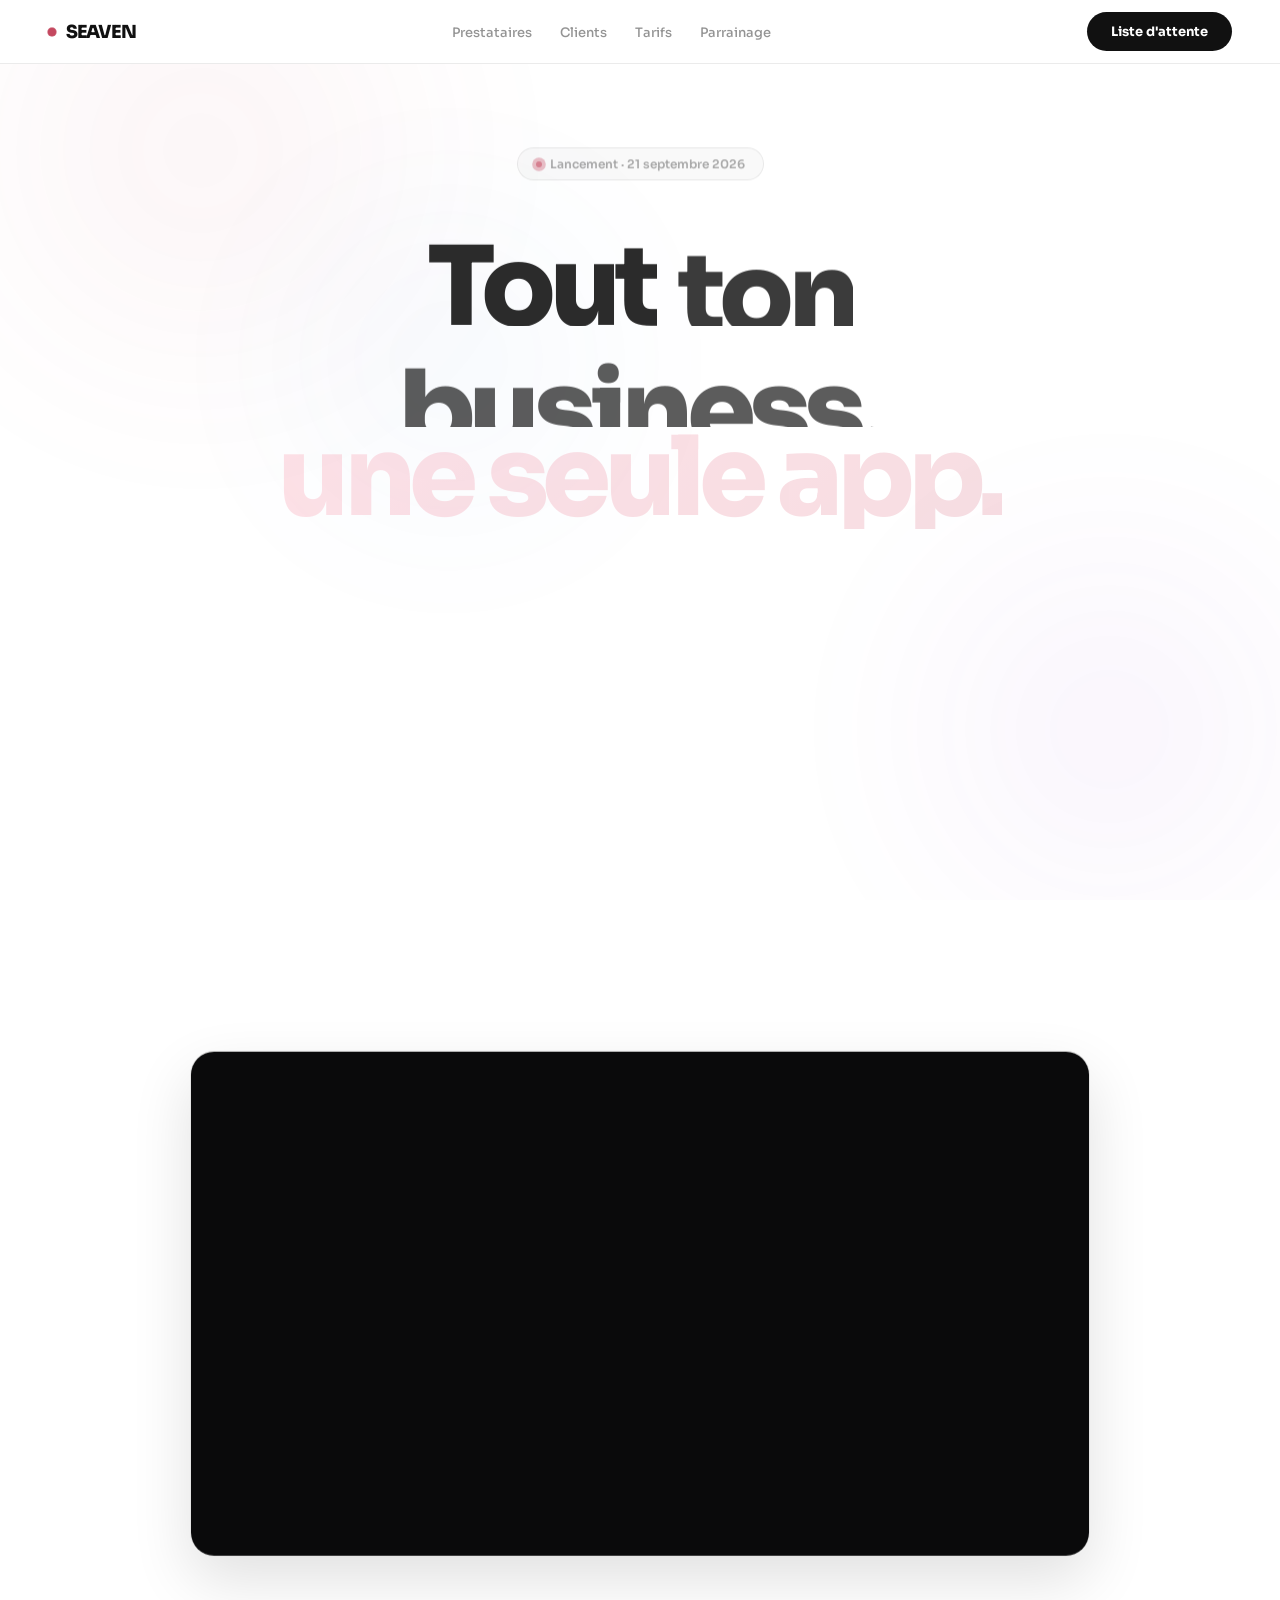
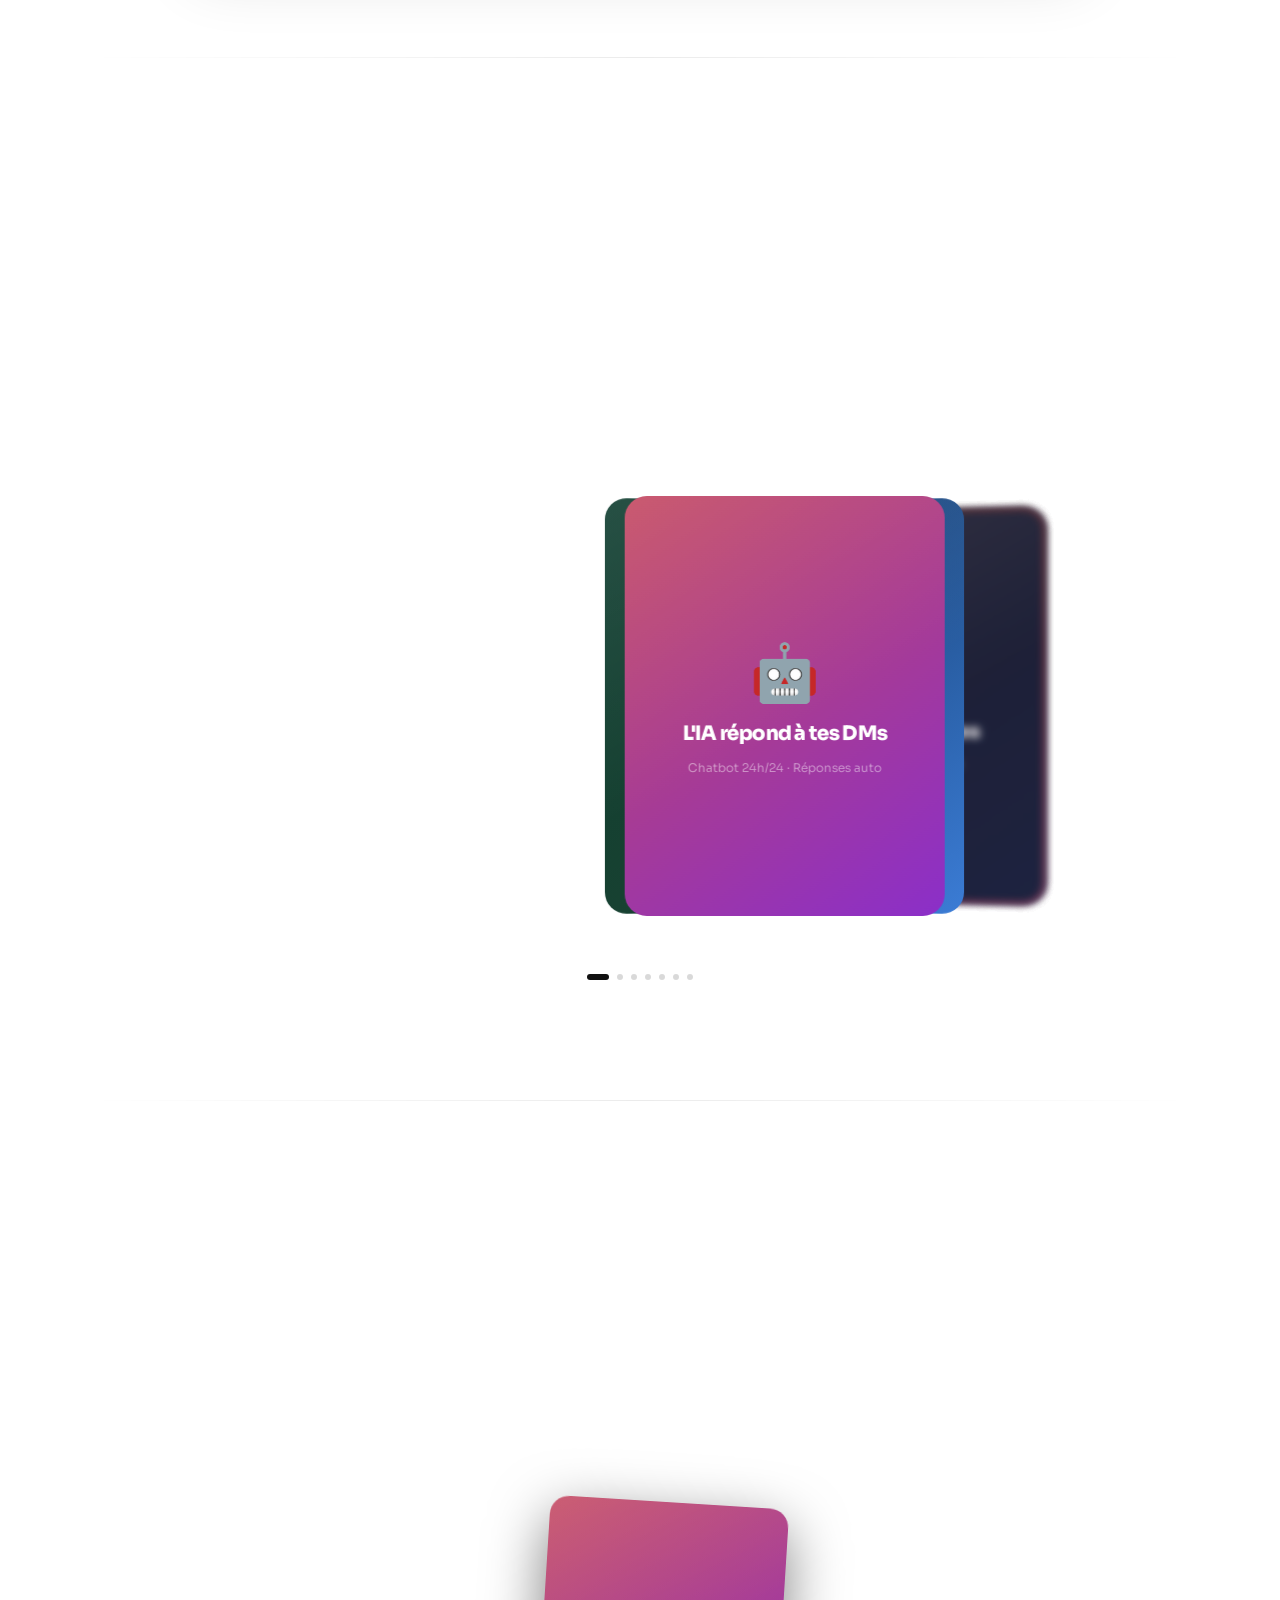
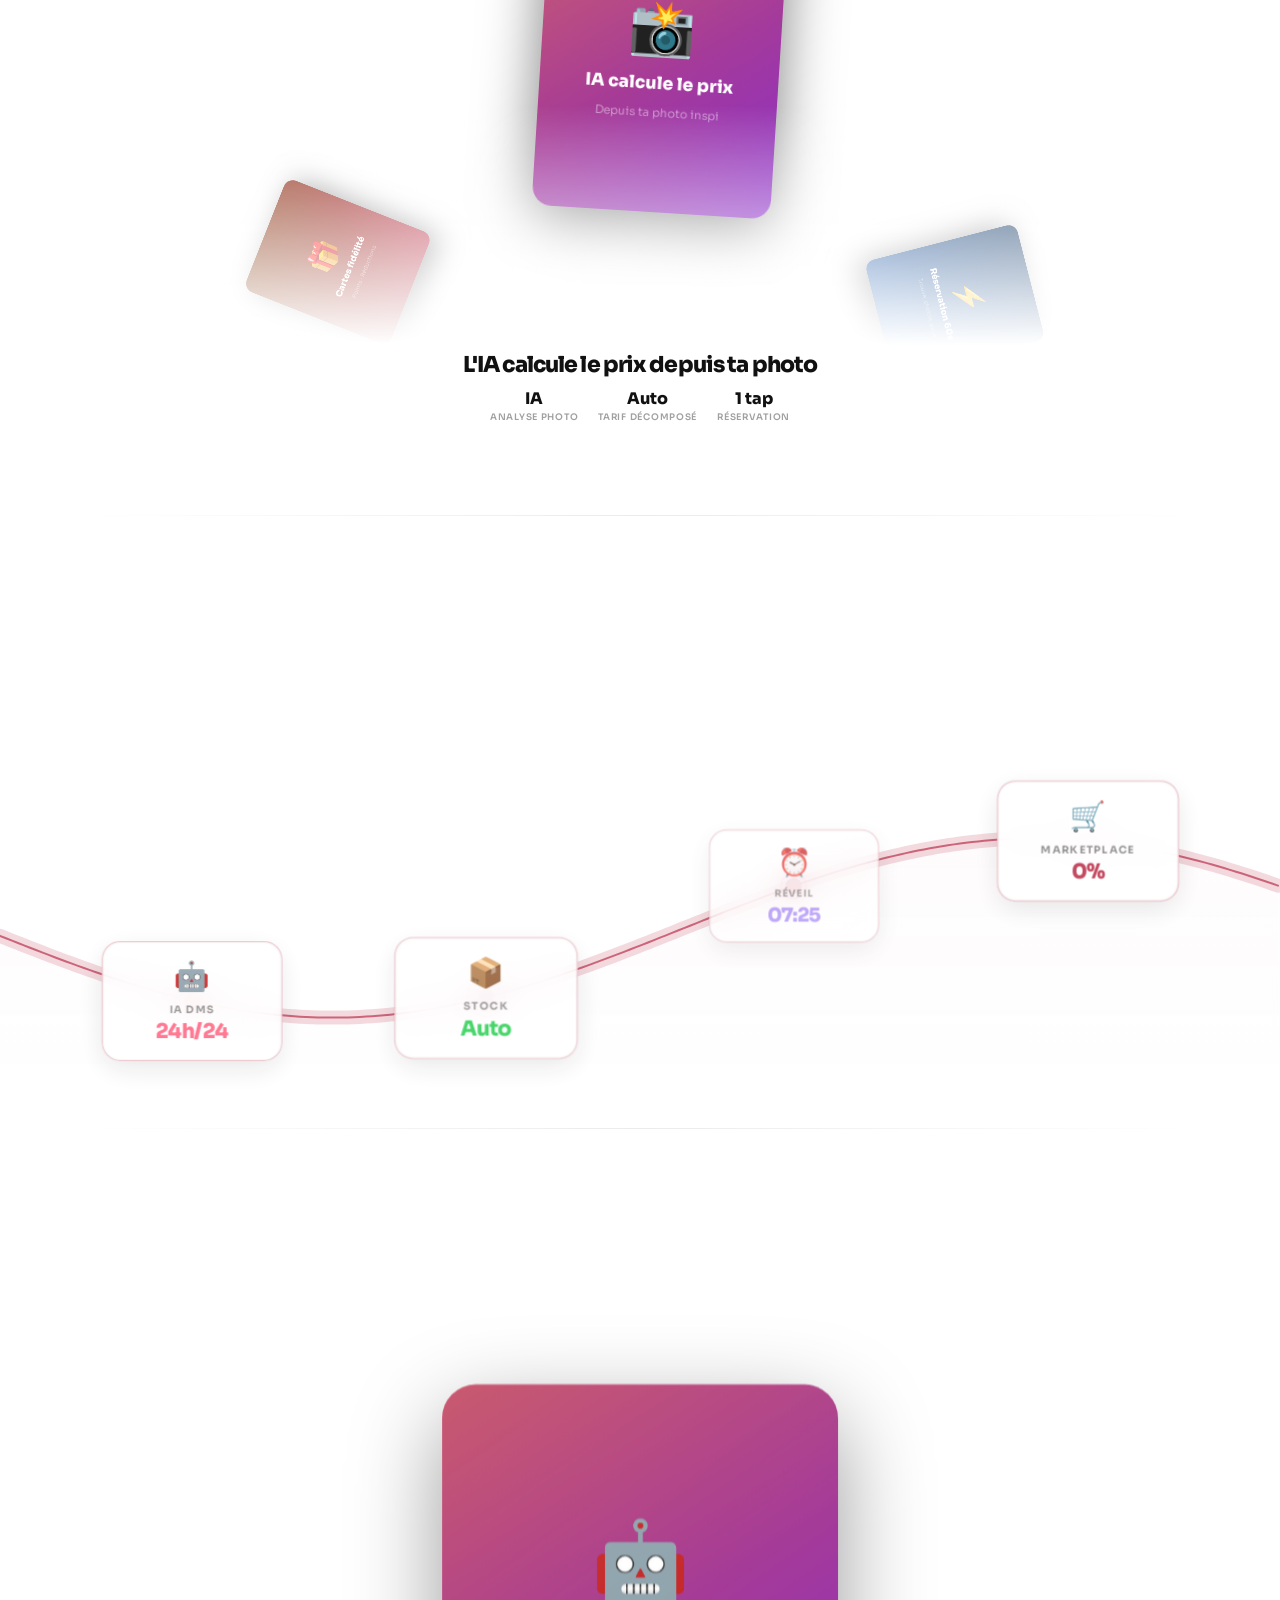
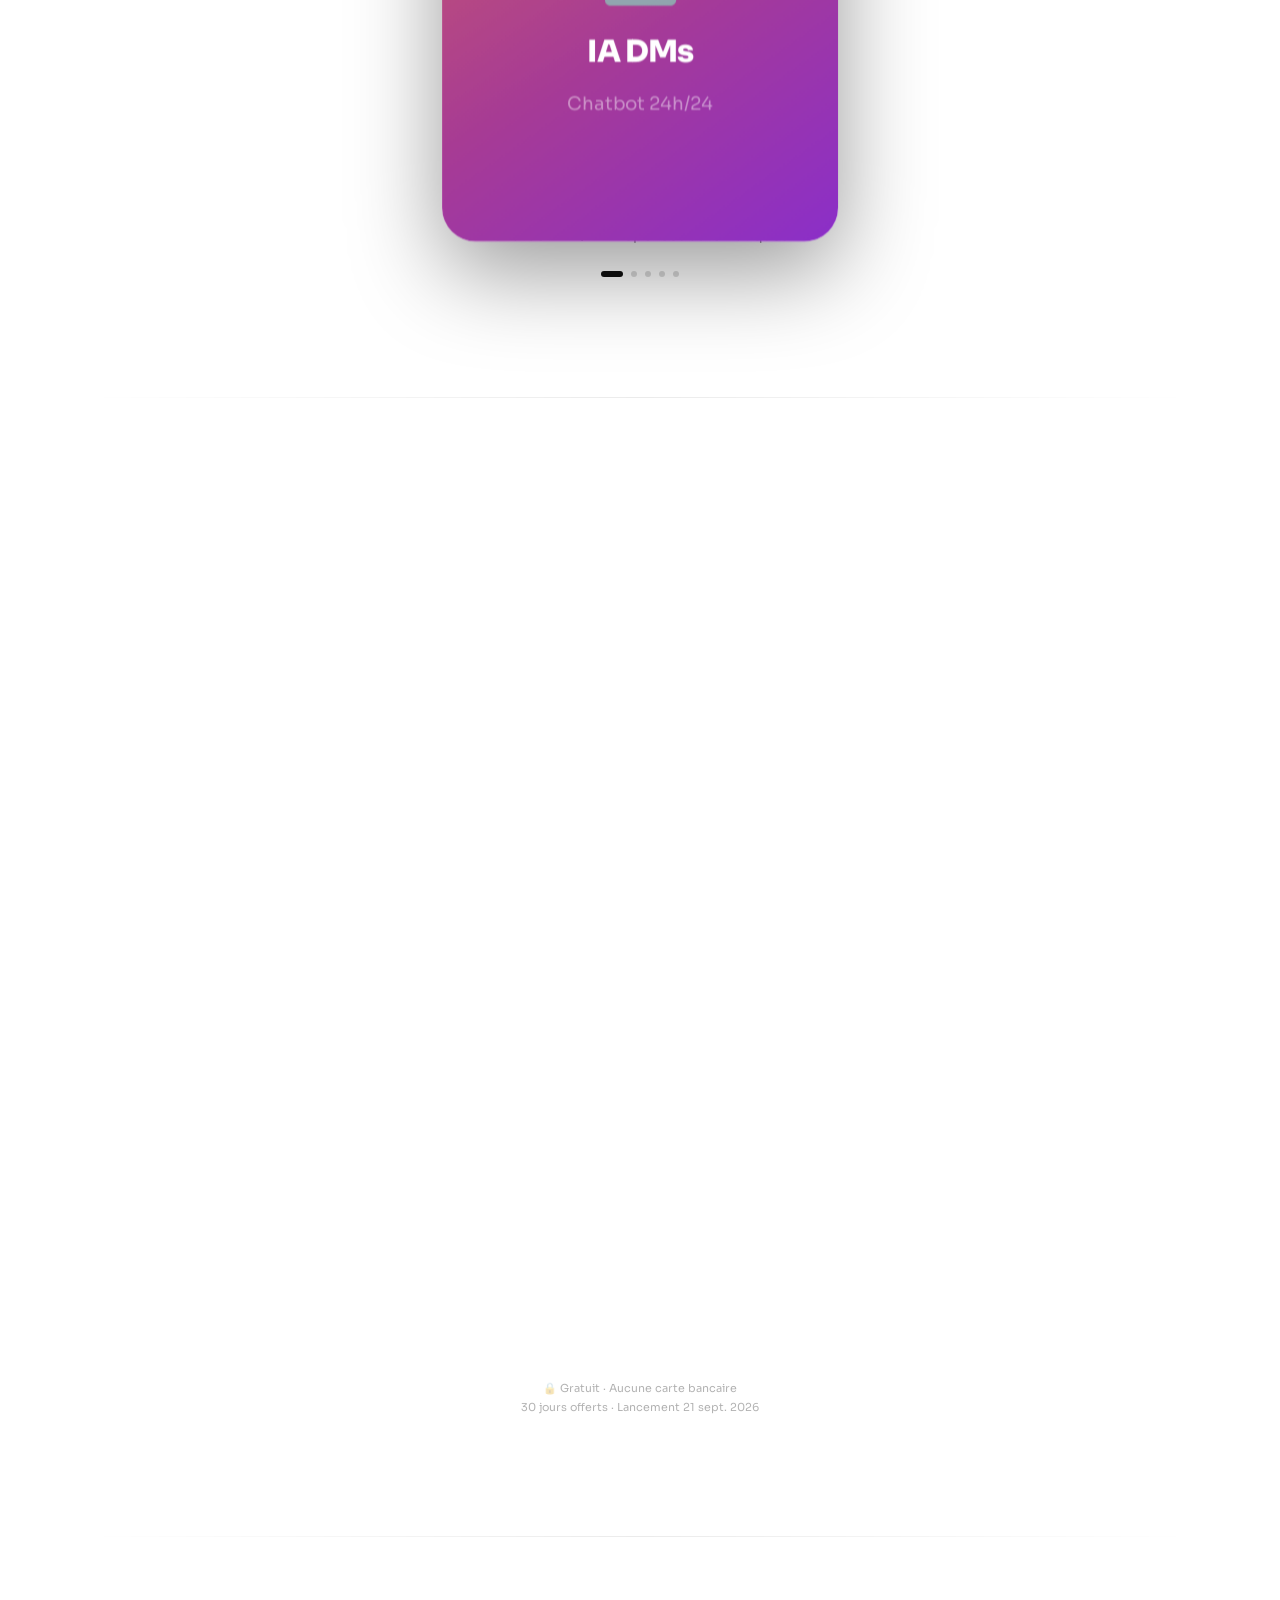
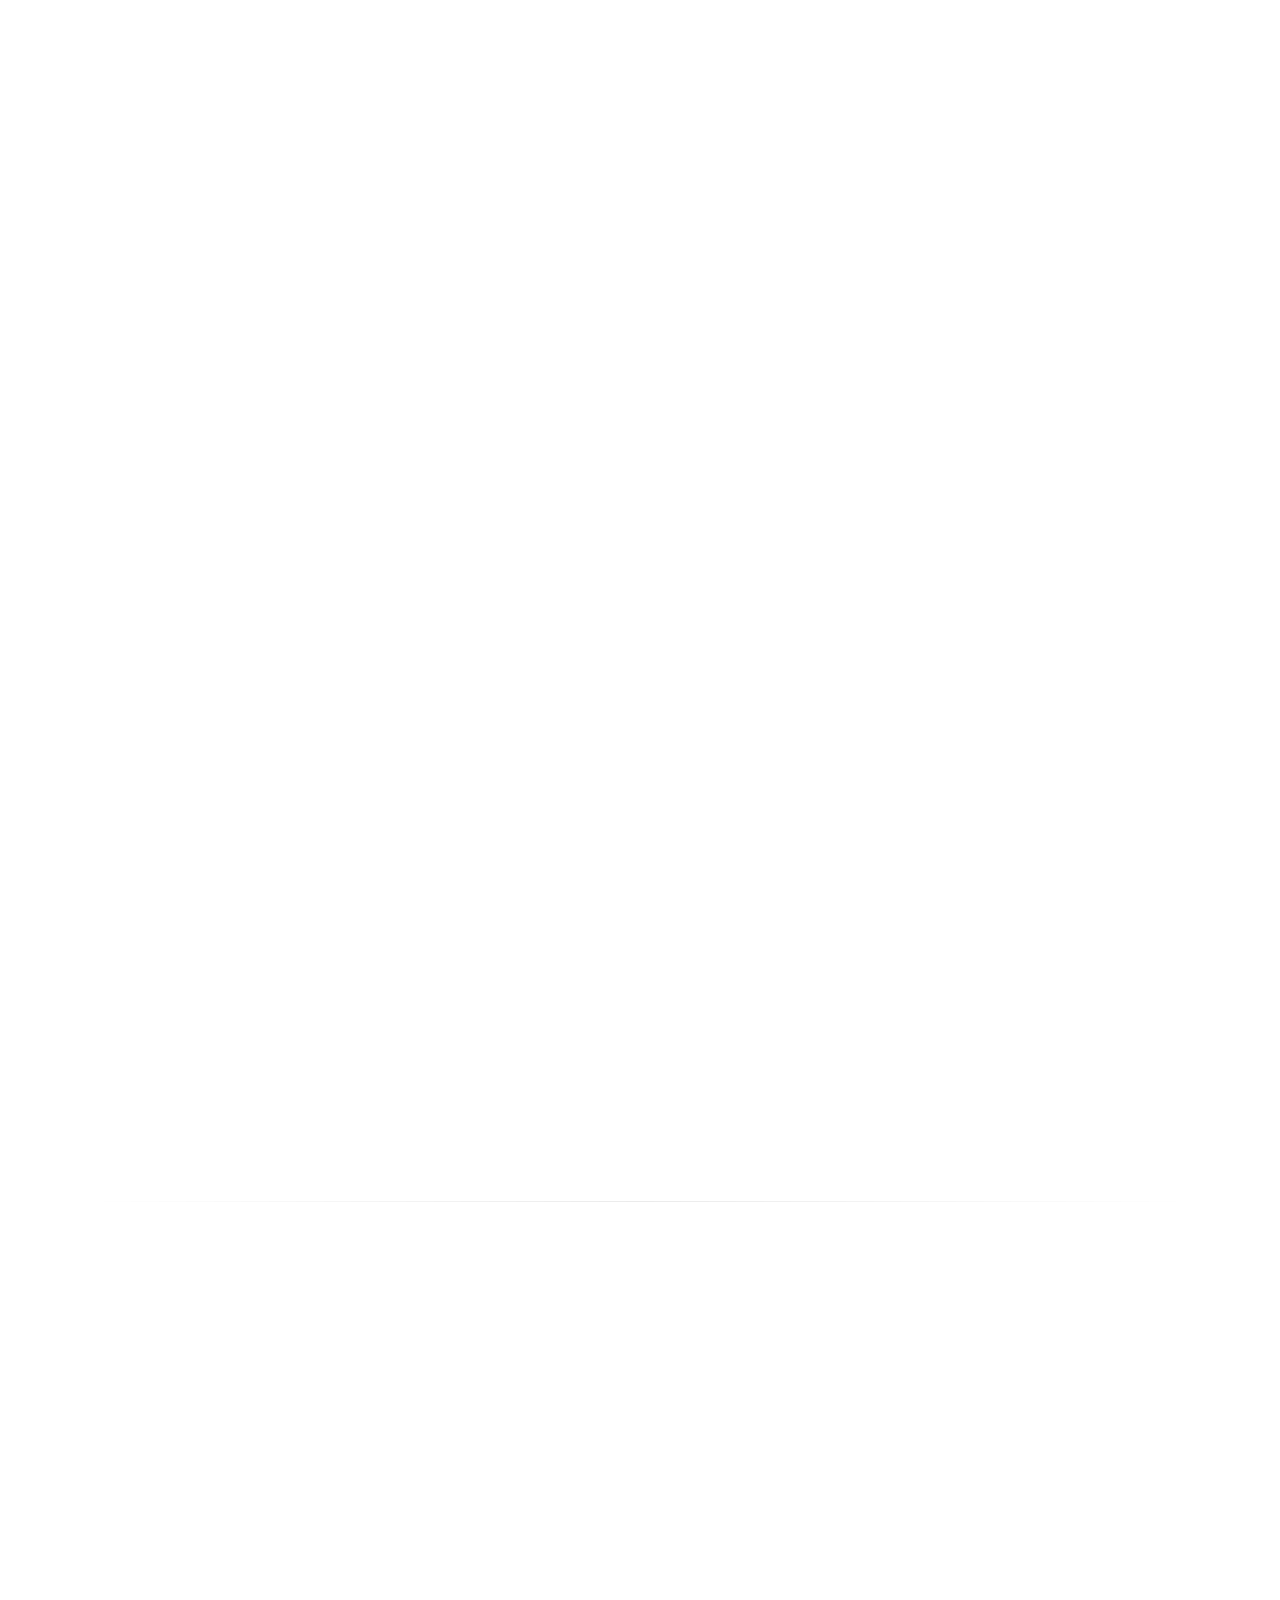
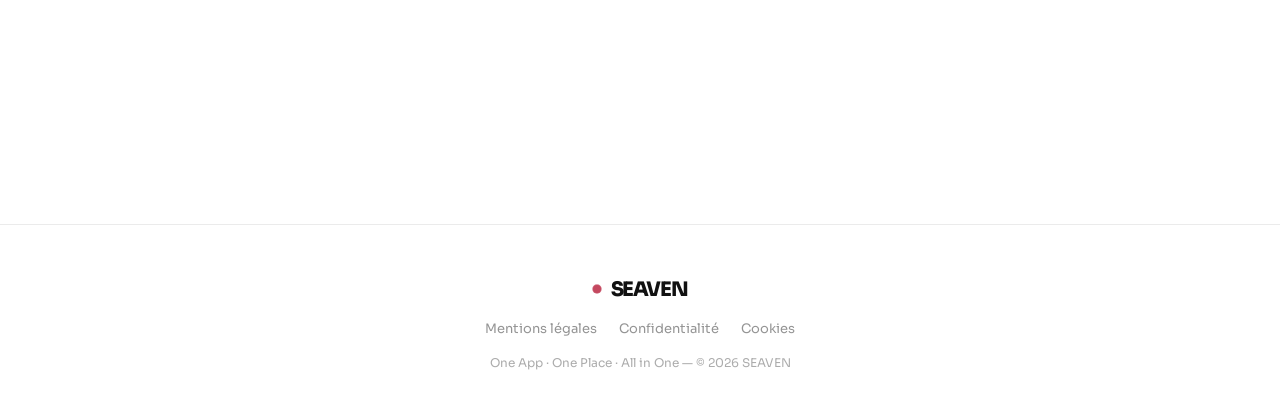
<file: index.html>
<!DOCTYPE html>
<html lang="fr">
  <head>
    <meta charset="UTF-8" />
    <meta name="viewport" content="width=device-width, initial-scale=1.0" />
    <title>SEAVEN — Réserve, vends, développe ton activité</title>
    <meta name="description" content="Le réseau social de réservation et de vente pour les indépendants beauté, bien-être et services." />
    <link rel="icon" type="image/png" href="./assets/logo-seaven-main.png" />

    <meta property="og:type" content="website" />
    <meta property="og:title" content="SEAVEN — Réserve, vends, développe ton activité" />
    <meta property="og:description" content="Le réseau social de réservation et de vente pour les indépendants beauté, bien-être et services." />
    <meta property="og:image" content="https://seaven-app-landing.vercel.app/assets/logo-seaven-main.png" />
    <meta property="og:image:type" content="image/png" />
    <meta property="og:image:width" content="512" />
    <meta property="og:image:height" content="512" />
    <meta property="og:url" content="https://seaven-app-landing.vercel.app" />
    <meta property="og:site_name" content="SEAVEN" />

    <meta name="twitter:card" content="summary" />
    <meta name="twitter:title" content="SEAVEN — Réserve, vends, développe ton activité" />
    <meta name="twitter:description" content="Le réseau social de réservation et de vente pour les indépendants beauté, bien-être et services." />
    <meta name="twitter:image" content="https://seaven-app-landing.vercel.app/assets/logo-seaven-main.png" />

    <meta http-equiv="refresh" content="0; url=./seaven-new-page.html" />
  </head>
  <body>
    <p>Redirection vers la page Seaven...</p>
  </body>
</html>
</file>
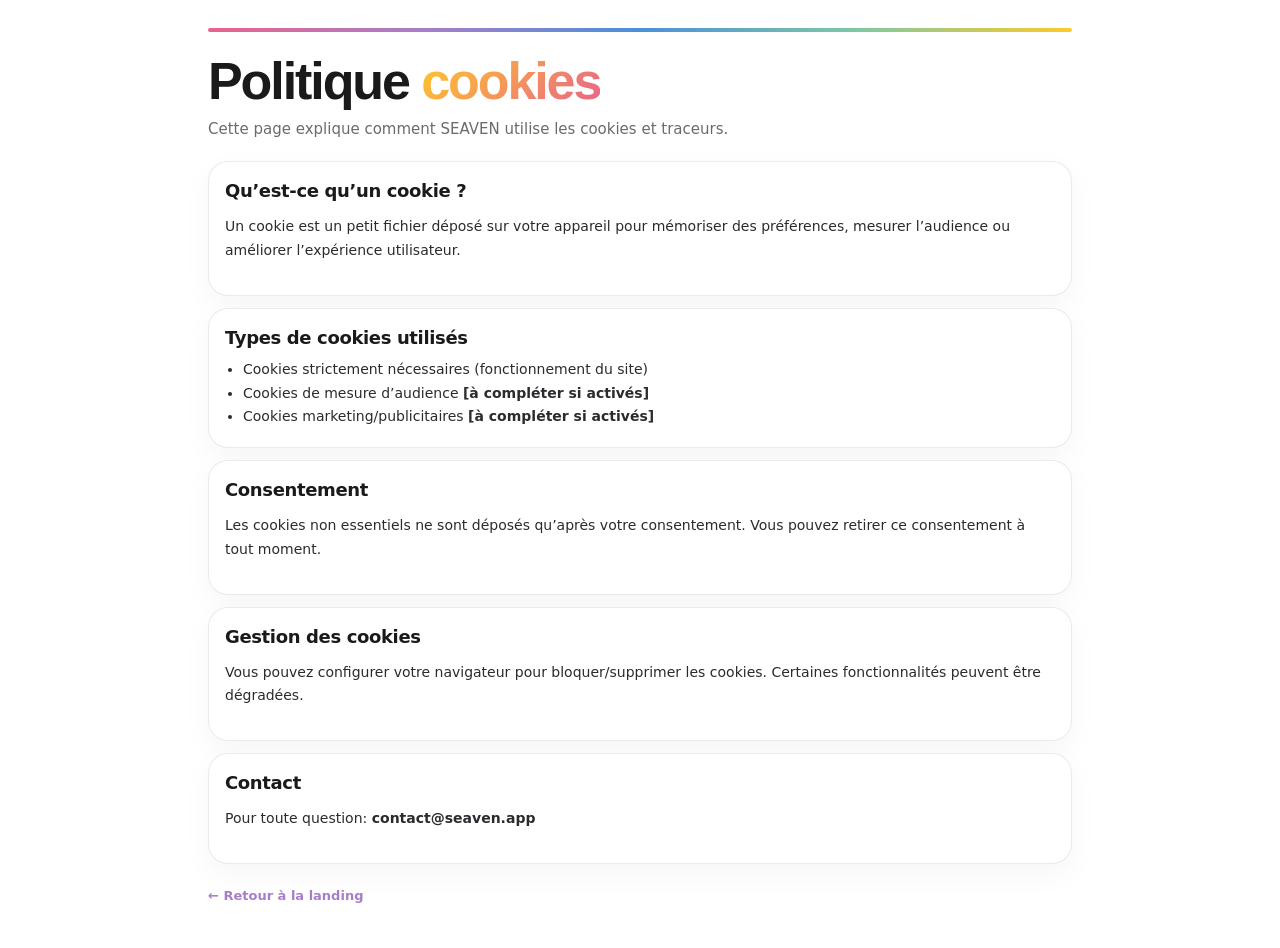
<file: cookies.html>
<!DOCTYPE html>
<html lang="fr">
<head>
  <meta charset="UTF-8" />
  <meta name="viewport" content="width=device-width, initial-scale=1.0" />
  <title>Politique cookies - SEAVEN</title>
  <meta name="description" content="Politique d'utilisation des cookies sur SEAVEN." />
  <style>
    :root{
      --pink:#E8638C;--purple:#A87DC8;--mint:#7EC8A4;--blue:#4A90D9;--yellow:#FFCA28;
      --text:#1A1A1A;--muted:#6B6B6B;--border:rgba(0,0,0,.08);
    }
    *{box-sizing:border-box}
    body{margin:0;font-family:Manrope,system-ui,-apple-system,Segoe UI,sans-serif;background:#fff;color:var(--text)}
    .wrap{max-width:900px;margin:0 auto;padding:28px 18px 44px}
    .top{height:4px;background:linear-gradient(90deg,var(--pink),var(--purple),var(--blue),var(--mint),var(--yellow));border-radius:99px;margin-bottom:22px}
    h1{font-family:"Bricolage Grotesque",Manrope,sans-serif;font-size:clamp(30px,6vw,52px);line-height:1.06;letter-spacing:-.04em;margin:0 0 8px}
    h1 em{font-style:normal;background:linear-gradient(135deg,var(--yellow),var(--pink));-webkit-background-clip:text;-webkit-text-fill-color:transparent;background-clip:text}
    .sub{color:var(--muted);font-size:15px;line-height:1.6;margin:0 0 20px}
    .card{background:#fff;border:1px solid var(--border);border-radius:20px;padding:18px 16px;box-shadow:0 10px 30px rgba(0,0,0,.04);margin-bottom:12px}
    h2{font-size:18px;letter-spacing:-.02em;margin:0 0 10px}
    p,li{font-size:14px;line-height:1.7;color:#2b2b2f}
    ul{margin:0;padding-left:18px}
    .back{display:inline-flex;margin-top:12px;font-size:13px;font-weight:700;color:var(--purple);text-decoration:none}
  </style>
</head>
<body>
  <main class="wrap">
    <div class="top"></div>
    <h1>Politique <em>cookies</em></h1>
    <p class="sub">Cette page explique comment SEAVEN utilise les cookies et traceurs.</p>

    <section class="card">
      <h2>Qu’est-ce qu’un cookie ?</h2>
      <p>Un cookie est un petit fichier déposé sur votre appareil pour mémoriser des préférences, mesurer l’audience ou améliorer l’expérience utilisateur.</p>
    </section>

    <section class="card">
      <h2>Types de cookies utilisés</h2>
      <ul>
        <li>Cookies strictement nécessaires (fonctionnement du site)</li>
        <li>Cookies de mesure d’audience <strong>[à compléter si activés]</strong></li>
        <li>Cookies marketing/publicitaires <strong>[à compléter si activés]</strong></li>
      </ul>
    </section>

    <section class="card">
      <h2>Consentement</h2>
      <p>Les cookies non essentiels ne sont déposés qu’après votre consentement. Vous pouvez retirer ce consentement à tout moment.</p>
    </section>

    <section class="card">
      <h2>Gestion des cookies</h2>
      <p>Vous pouvez configurer votre navigateur pour bloquer/supprimer les cookies. Certaines fonctionnalités peuvent être dégradées.</p>
    </section>

    <section class="card">
      <h2>Contact</h2>
      <p>Pour toute question: <strong>contact@seaven.app</strong></p>
    </section>

    <a class="back" href="./landing.html">← Retour à la landing</a>
  </main>
</body>
</html>
</file>
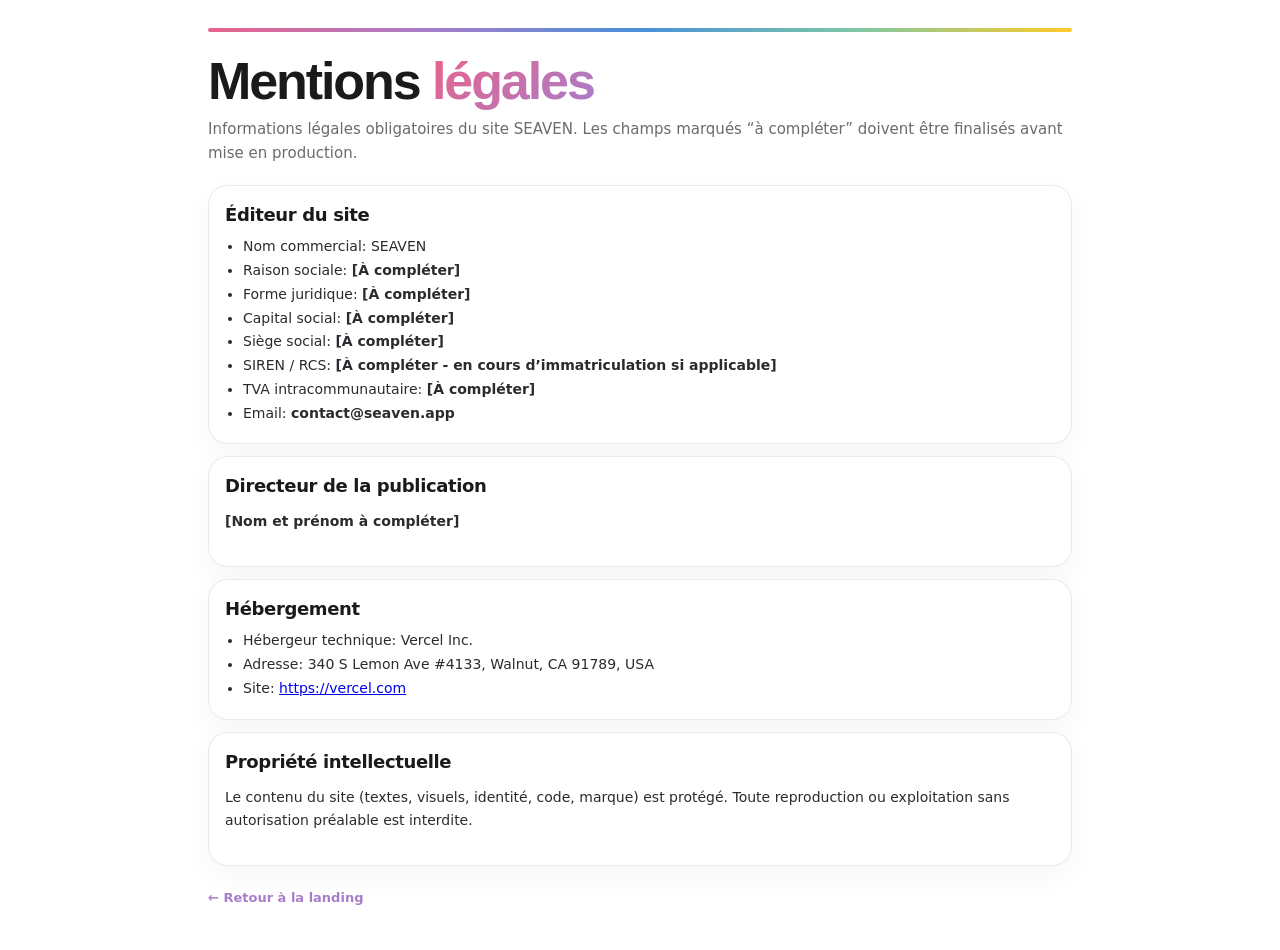
<file: mentions-legales.html>
<!DOCTYPE html>
<html lang="fr">
<head>
  <meta charset="UTF-8" />
  <meta name="viewport" content="width=device-width, initial-scale=1.0" />
  <title>Mentions légales - SEAVEN</title>
  <meta name="description" content="Mentions légales du site SEAVEN." />
  <style>
    :root{
      --pink:#E8638C;--purple:#A87DC8;--mint:#7EC8A4;--blue:#4A90D9;--yellow:#FFCA28;
      --text:#1A1A1A;--muted:#6B6B6B;--border:rgba(0,0,0,.08);
    }
    *{box-sizing:border-box}
    body{margin:0;font-family:Manrope,system-ui,-apple-system,Segoe UI,sans-serif;background:#fff;color:var(--text)}
    .wrap{max-width:900px;margin:0 auto;padding:28px 18px 44px}
    .top{height:4px;background:linear-gradient(90deg,var(--pink),var(--purple),var(--blue),var(--mint),var(--yellow));border-radius:99px;margin-bottom:22px}
    h1{font-family:"Bricolage Grotesque",Manrope,sans-serif;font-size:clamp(30px,6vw,52px);line-height:1.06;letter-spacing:-.04em;margin:0 0 8px}
    h1 em{font-style:normal;background:linear-gradient(135deg,var(--pink),var(--purple));-webkit-background-clip:text;-webkit-text-fill-color:transparent;background-clip:text}
    .sub{color:var(--muted);font-size:15px;line-height:1.6;margin:0 0 20px}
    .card{background:#fff;border:1px solid var(--border);border-radius:20px;padding:18px 16px;box-shadow:0 10px 30px rgba(0,0,0,.04);margin-bottom:12px}
    h2{font-size:18px;letter-spacing:-.02em;margin:0 0 10px}
    p,li{font-size:14px;line-height:1.7;color:#2b2b2f}
    ul{margin:0;padding-left:18px}
    .back{display:inline-flex;margin-top:12px;font-size:13px;font-weight:700;color:var(--purple);text-decoration:none}
  </style>
</head>
<body>
  <main class="wrap">
    <div class="top"></div>
    <h1>Mentions <em>légales</em></h1>
    <p class="sub">Informations légales obligatoires du site SEAVEN. Les champs marqués “à compléter” doivent être finalisés avant mise en production.</p>

    <section class="card">
      <h2>Éditeur du site</h2>
      <ul>
        <li>Nom commercial: SEAVEN</li>
        <li>Raison sociale: <strong>[À compléter]</strong></li>
        <li>Forme juridique: <strong>[À compléter]</strong></li>
        <li>Capital social: <strong>[À compléter]</strong></li>
        <li>Siège social: <strong>[À compléter]</strong></li>
        <li>SIREN / RCS: <strong>[À compléter - en cours d’immatriculation si applicable]</strong></li>
        <li>TVA intracommunautaire: <strong>[À compléter]</strong></li>
        <li>Email: <strong>contact@seaven.app</strong></li>
      </ul>
    </section>

    <section class="card">
      <h2>Directeur de la publication</h2>
      <p><strong>[Nom et prénom à compléter]</strong></p>
    </section>

    <section class="card">
      <h2>Hébergement</h2>
      <ul>
        <li>Hébergeur technique: Vercel Inc.</li>
        <li>Adresse: 340 S Lemon Ave #4133, Walnut, CA 91789, USA</li>
        <li>Site: <a href="https://vercel.com" target="_blank" rel="noopener noreferrer">https://vercel.com</a></li>
      </ul>
    </section>

    <section class="card">
      <h2>Propriété intellectuelle</h2>
      <p>Le contenu du site (textes, visuels, identité, code, marque) est protégé. Toute reproduction ou exploitation sans autorisation préalable est interdite.</p>
    </section>

    <a class="back" href="./landing.html">← Retour à la landing</a>
  </main>
</body>
</html>
</file>
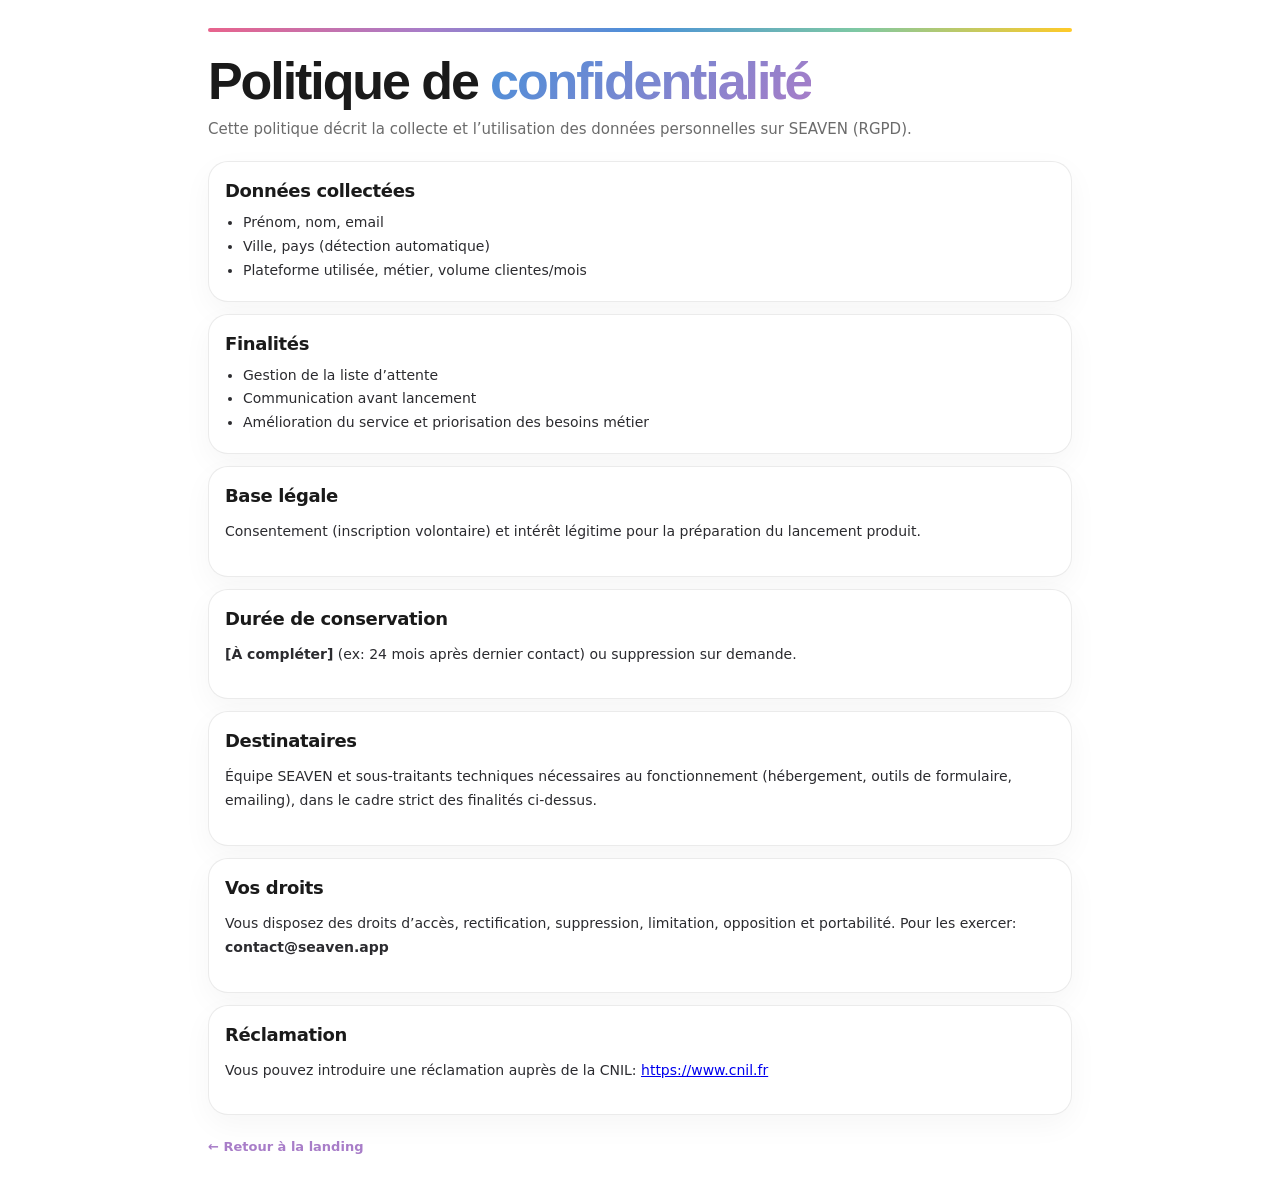
<file: politique-confidentialite.html>
<!DOCTYPE html>
<html lang="fr">
<head>
  <meta charset="UTF-8" />
  <meta name="viewport" content="width=device-width, initial-scale=1.0" />
  <title>Politique de confidentialité - SEAVEN</title>
  <meta name="description" content="Politique de confidentialité et RGPD du site SEAVEN." />
  <style>
    :root{
      --pink:#E8638C;--purple:#A87DC8;--mint:#7EC8A4;--blue:#4A90D9;--yellow:#FFCA28;
      --text:#1A1A1A;--muted:#6B6B6B;--border:rgba(0,0,0,.08);
    }
    *{box-sizing:border-box}
    body{margin:0;font-family:Manrope,system-ui,-apple-system,Segoe UI,sans-serif;background:#fff;color:var(--text)}
    .wrap{max-width:900px;margin:0 auto;padding:28px 18px 44px}
    .top{height:4px;background:linear-gradient(90deg,var(--pink),var(--purple),var(--blue),var(--mint),var(--yellow));border-radius:99px;margin-bottom:22px}
    h1{font-family:"Bricolage Grotesque",Manrope,sans-serif;font-size:clamp(30px,6vw,52px);line-height:1.06;letter-spacing:-.04em;margin:0 0 8px}
    h1 em{font-style:normal;background:linear-gradient(135deg,var(--blue),var(--purple));-webkit-background-clip:text;-webkit-text-fill-color:transparent;background-clip:text}
    .sub{color:var(--muted);font-size:15px;line-height:1.6;margin:0 0 20px}
    .card{background:#fff;border:1px solid var(--border);border-radius:20px;padding:18px 16px;box-shadow:0 10px 30px rgba(0,0,0,.04);margin-bottom:12px}
    h2{font-size:18px;letter-spacing:-.02em;margin:0 0 10px}
    p,li{font-size:14px;line-height:1.7;color:#2b2b2f}
    ul{margin:0;padding-left:18px}
    .back{display:inline-flex;margin-top:12px;font-size:13px;font-weight:700;color:var(--purple);text-decoration:none}
  </style>
</head>
<body>
  <main class="wrap">
    <div class="top"></div>
    <h1>Politique de <em>confidentialité</em></h1>
    <p class="sub">Cette politique décrit la collecte et l’utilisation des données personnelles sur SEAVEN (RGPD).</p>

    <section class="card">
      <h2>Données collectées</h2>
      <ul>
        <li>Prénom, nom, email</li>
        <li>Ville, pays (détection automatique)</li>
        <li>Plateforme utilisée, métier, volume clientes/mois</li>
      </ul>
    </section>

    <section class="card">
      <h2>Finalités</h2>
      <ul>
        <li>Gestion de la liste d’attente</li>
        <li>Communication avant lancement</li>
        <li>Amélioration du service et priorisation des besoins métier</li>
      </ul>
    </section>

    <section class="card">
      <h2>Base légale</h2>
      <p>Consentement (inscription volontaire) et intérêt légitime pour la préparation du lancement produit.</p>
    </section>

    <section class="card">
      <h2>Durée de conservation</h2>
      <p><strong>[À compléter]</strong> (ex: 24 mois après dernier contact) ou suppression sur demande.</p>
    </section>

    <section class="card">
      <h2>Destinataires</h2>
      <p>Équipe SEAVEN et sous-traitants techniques nécessaires au fonctionnement (hébergement, outils de formulaire, emailing), dans le cadre strict des finalités ci-dessus.</p>
    </section>

    <section class="card">
      <h2>Vos droits</h2>
      <p>Vous disposez des droits d’accès, rectification, suppression, limitation, opposition et portabilité. Pour les exercer: <strong>contact@seaven.app</strong></p>
    </section>

    <section class="card">
      <h2>Réclamation</h2>
      <p>Vous pouvez introduire une réclamation auprès de la CNIL: <a href="https://www.cnil.fr" target="_blank" rel="noopener noreferrer">https://www.cnil.fr</a></p>
    </section>

    <a class="back" href="./landing.html">← Retour à la landing</a>
  </main>
</body>
</html>
</file>
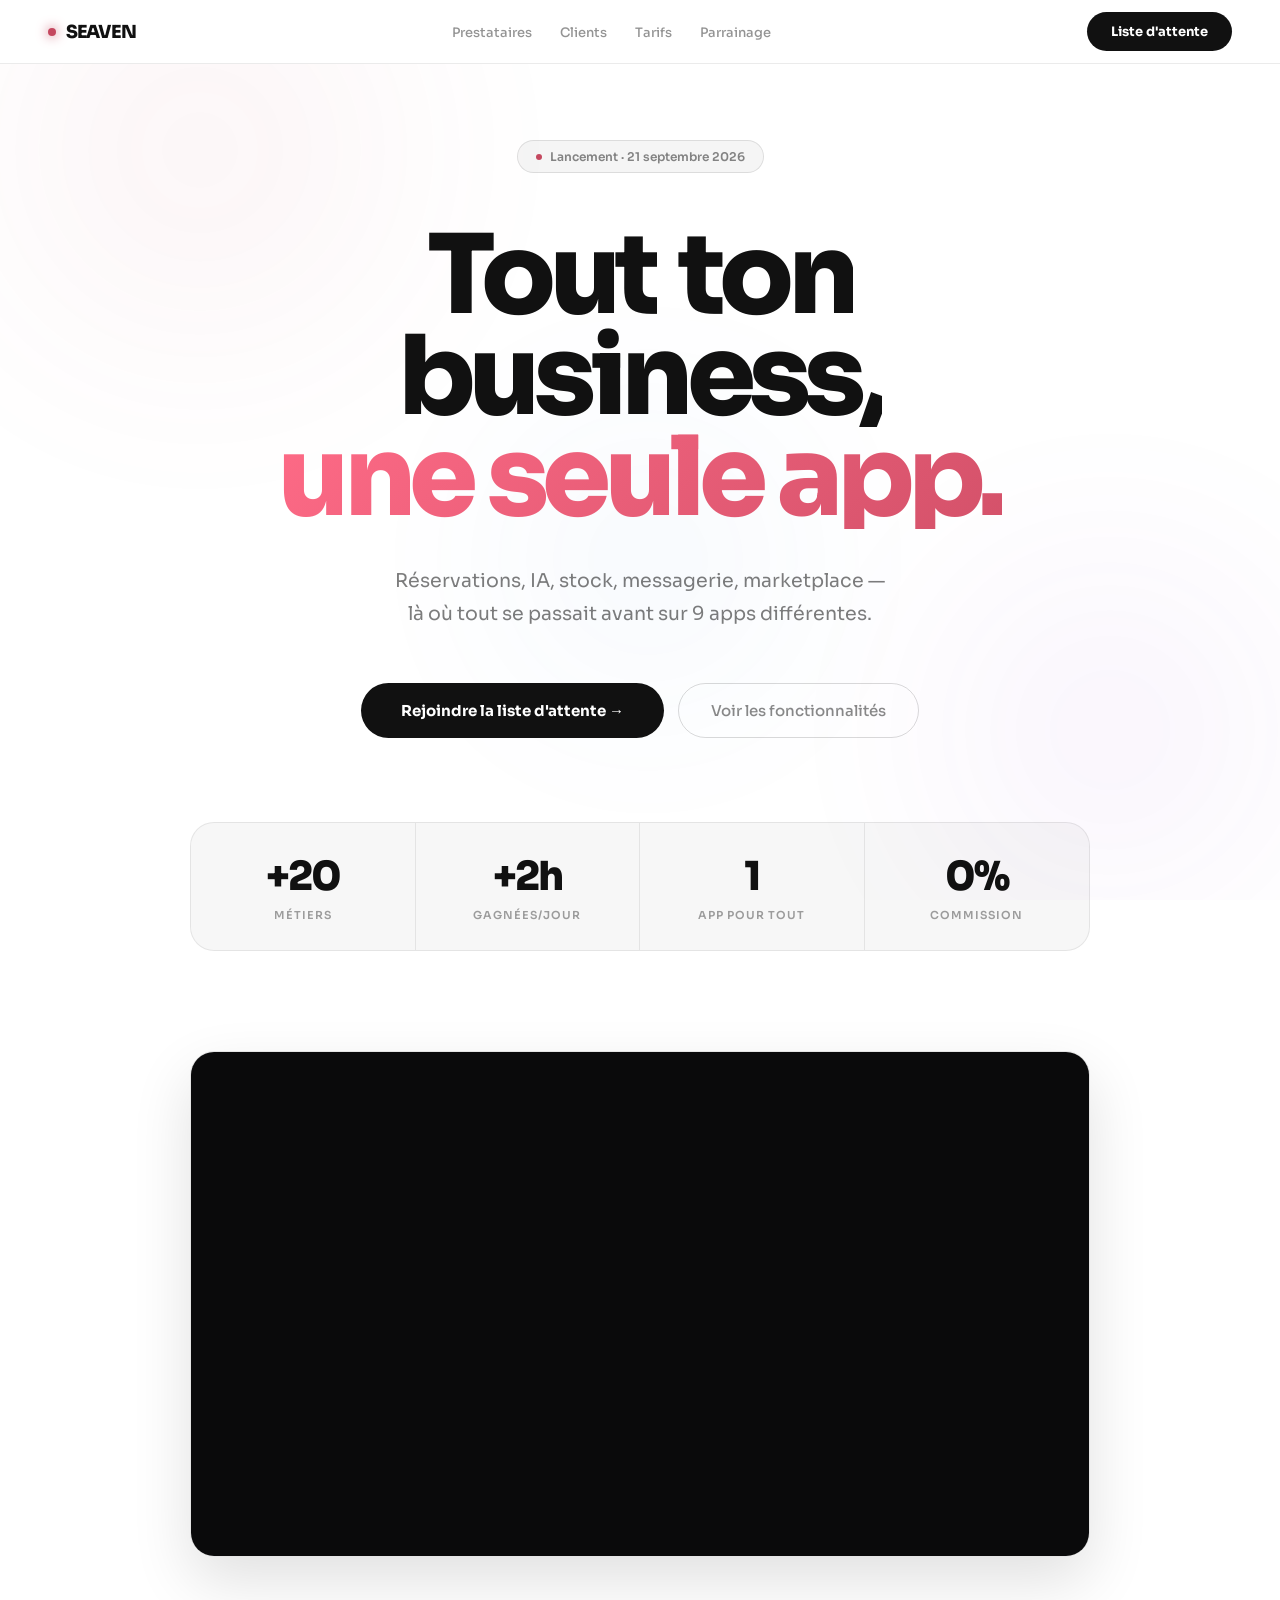
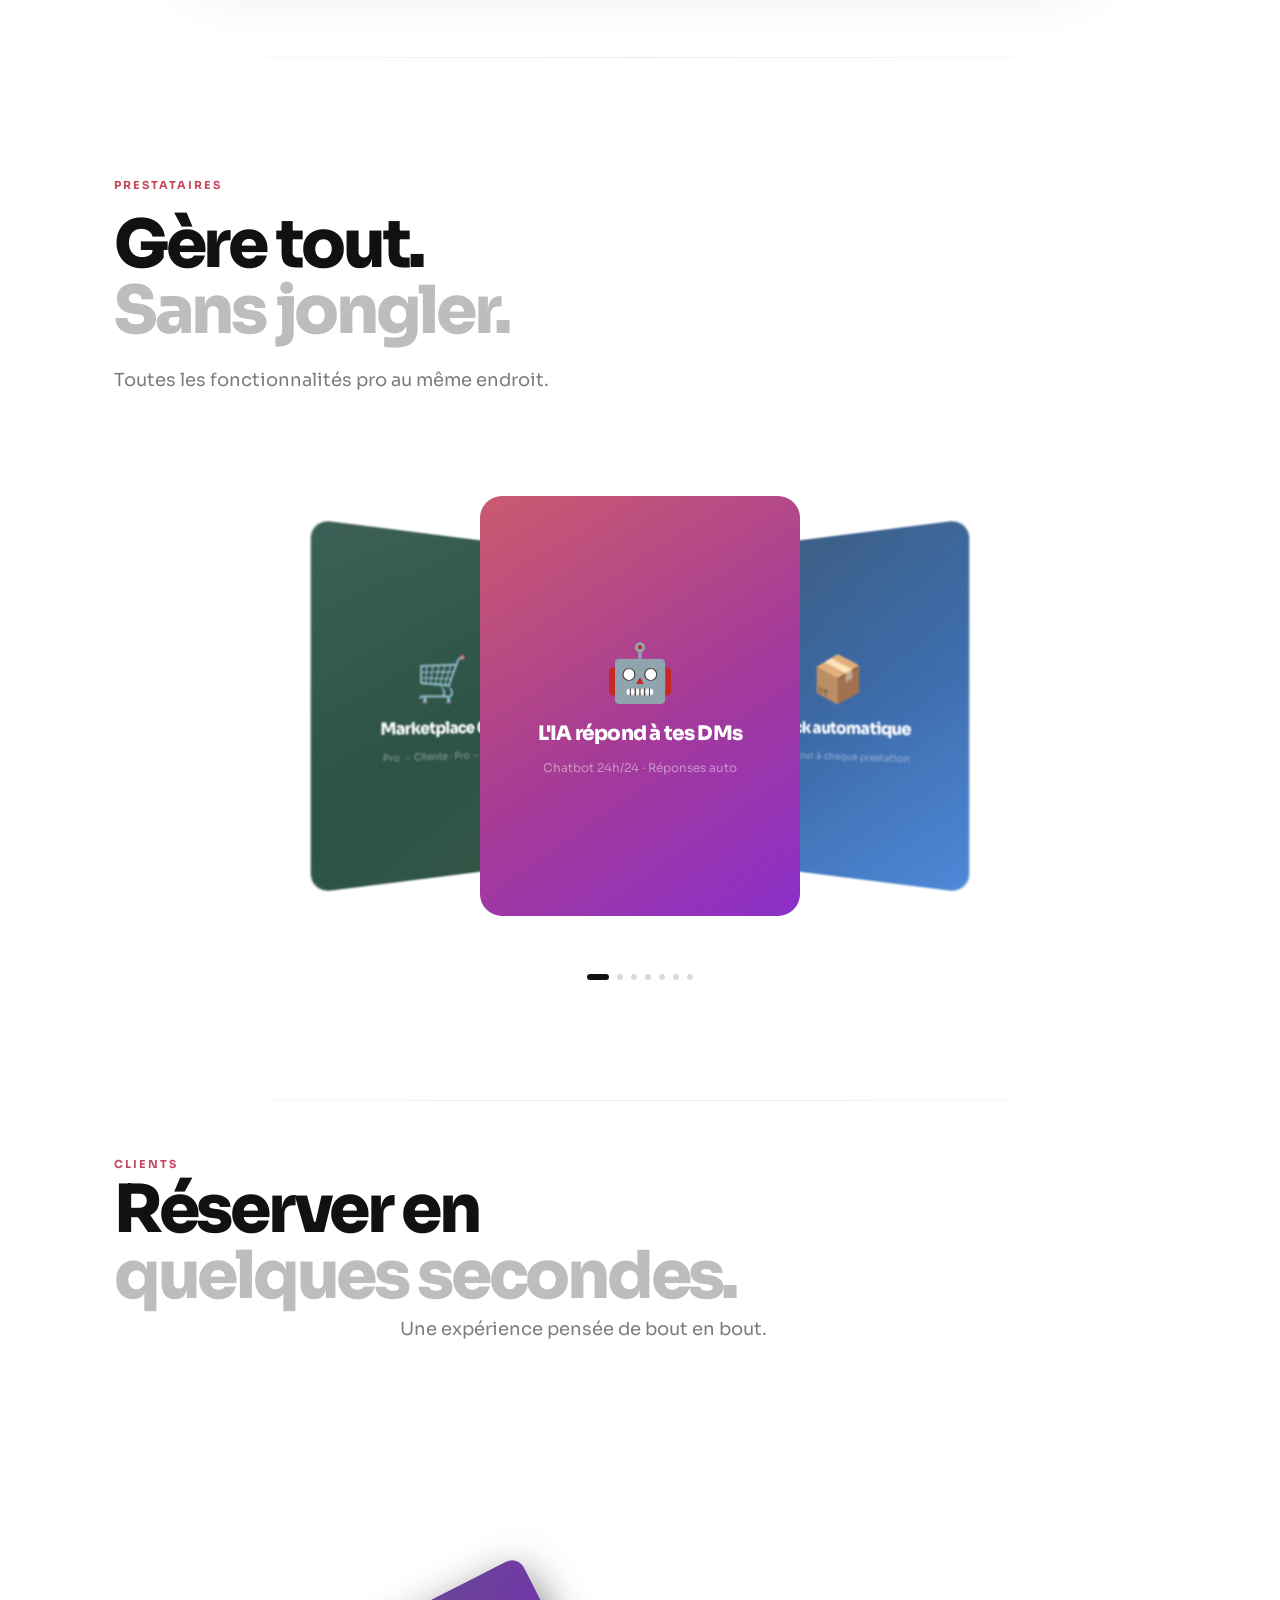
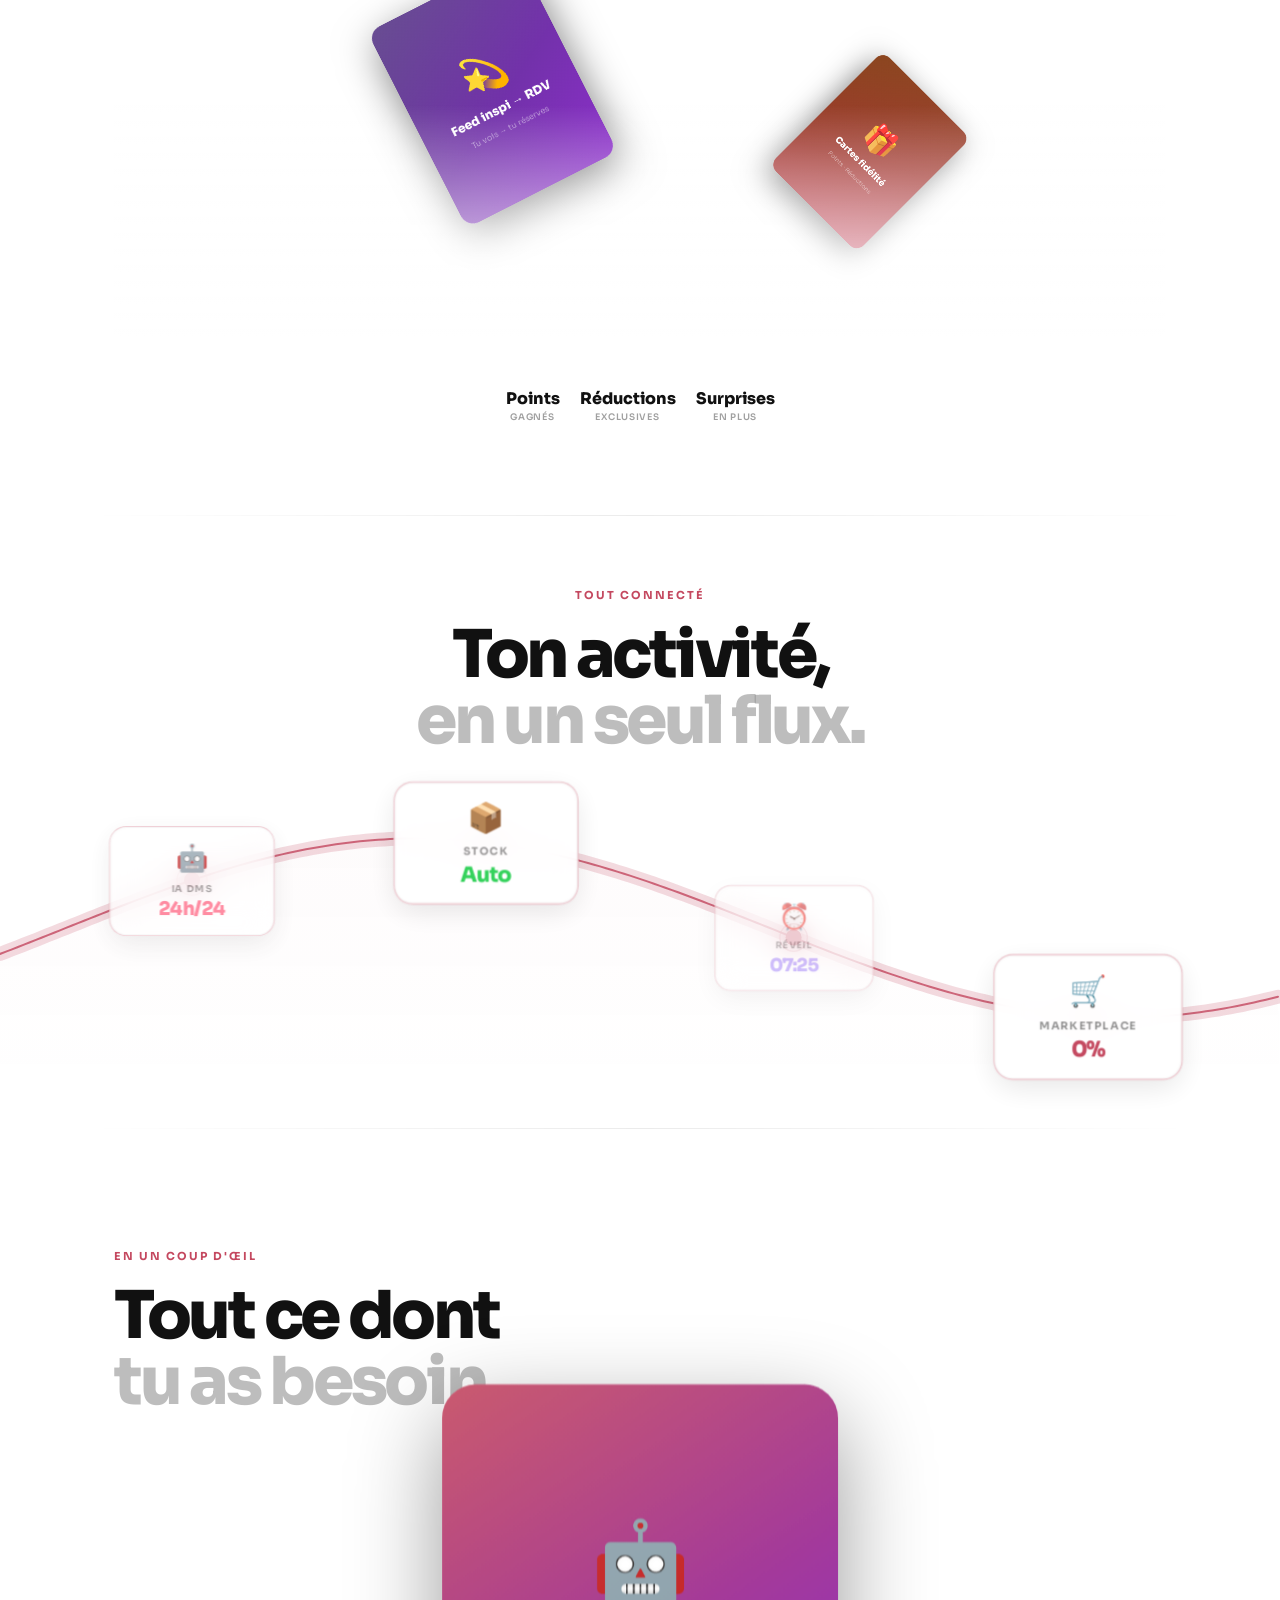
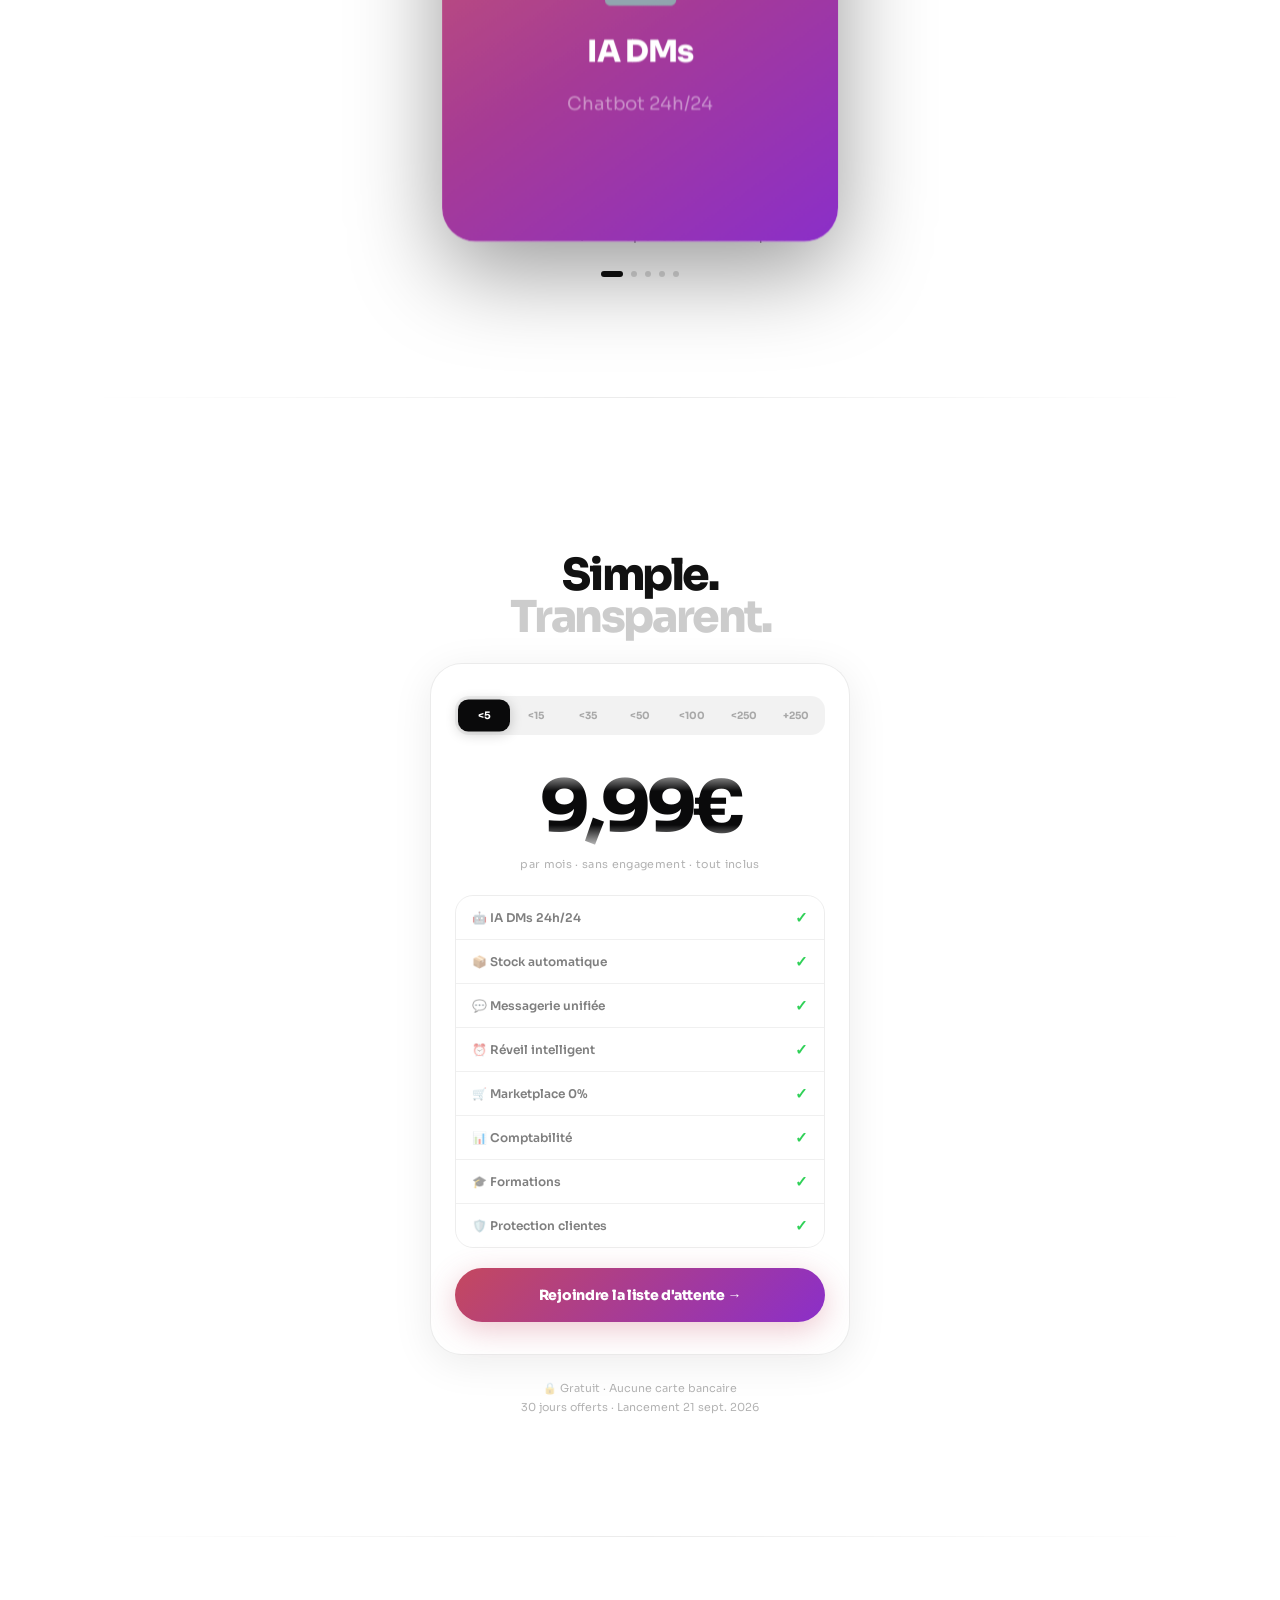
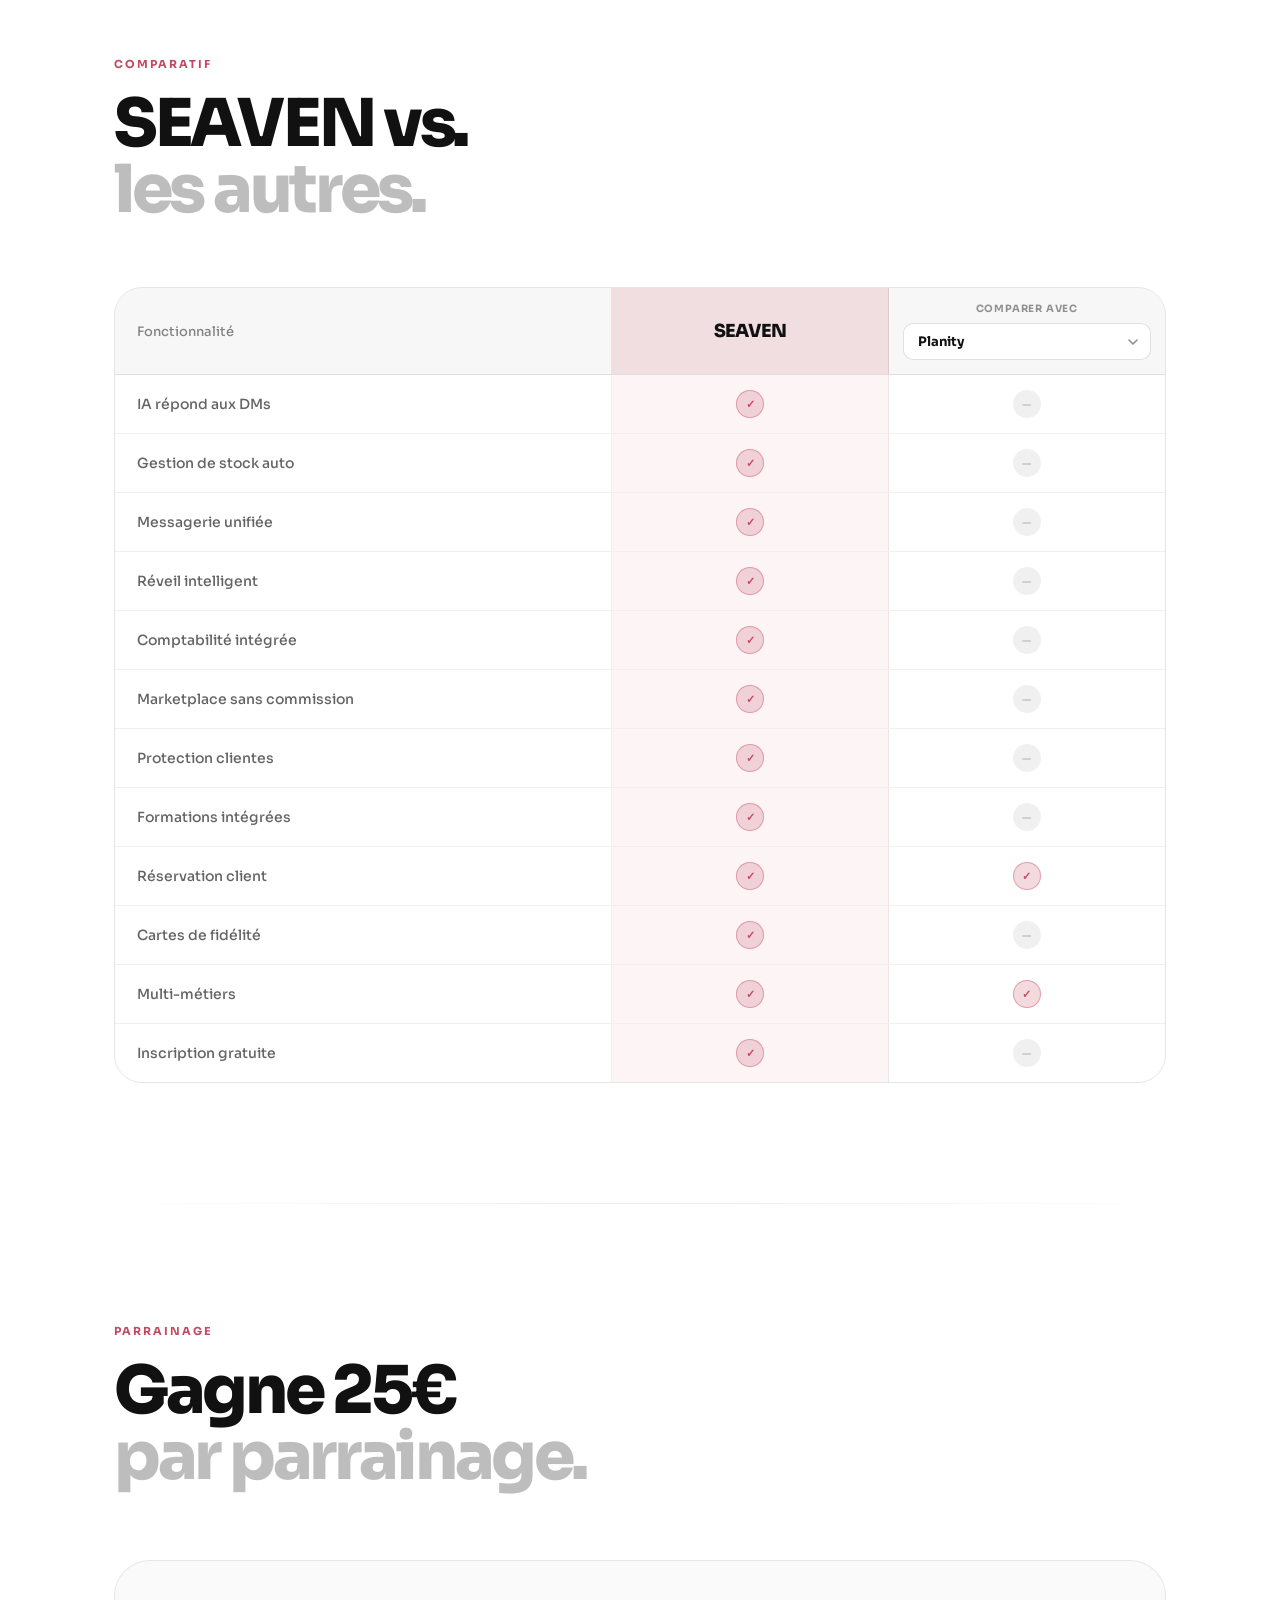
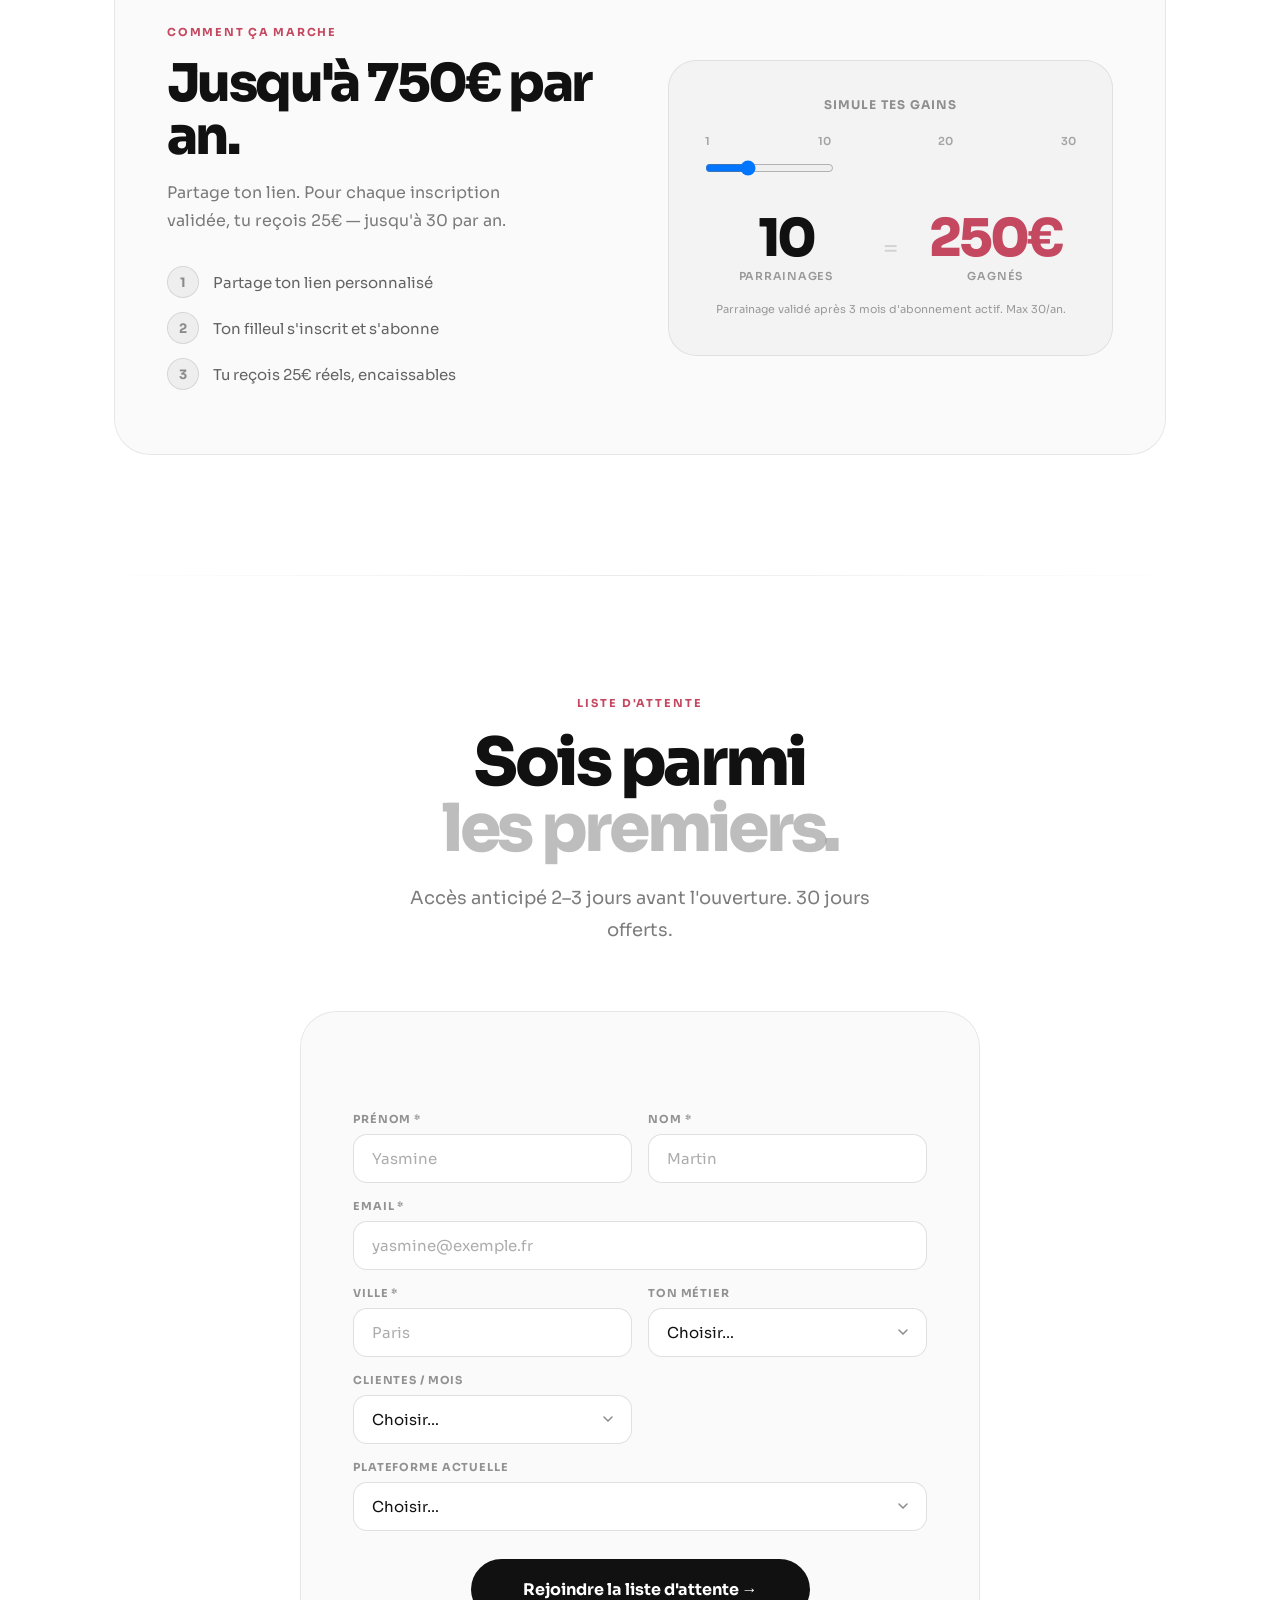
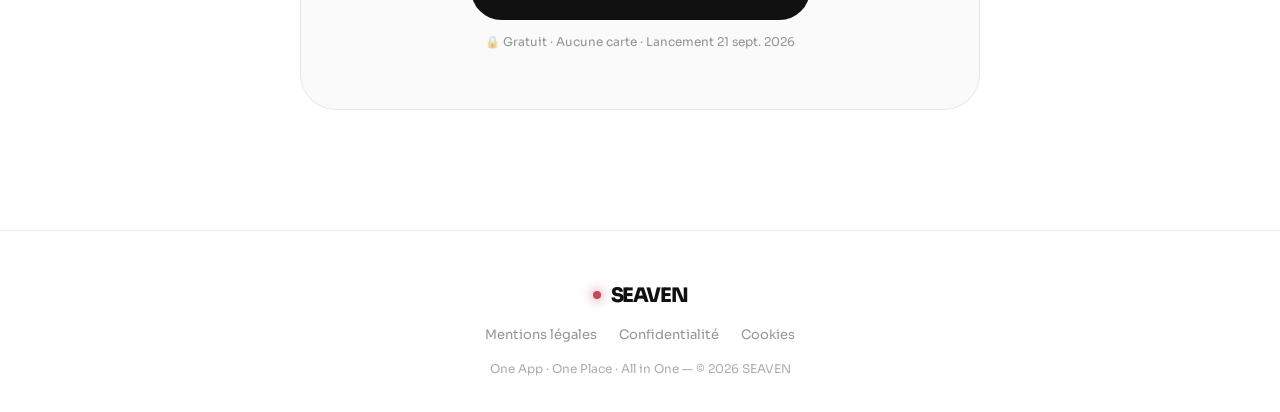
<file: seaven-new-page.html>
<!DOCTYPE html>

<html lang="fr">
<head>
<meta charset="UTF-8"/>
<meta name="viewport" content="width=device-width, initial-scale=1.0"/>
<title>SEAVEN — Tout ton business, dans une seule app.</title>
<link href="https://fonts.googleapis.com/css2?family=Sora:wght@300;400;500;600;700;800;900&display=swap" rel="stylesheet">
<style>
*,*::before,*::after{margin:0;padding:0;box-sizing:border-box}
:root{
--brand:#C4485F;--brand-dim:rgba(196,72,95,.10);--brand-line:rgba(196,72,95,.20);
--white:#FFFFFF;--ink:#111111;--page-bg:#ffffff;--text-muted:rgba(17,17,17,.55);
--f:'Sora',-apple-system,sans-serif;
}
html{scroll-behavior:smooth}
body{font-family:var(--f);background:var(--page-bg);color:var(--ink);-webkit-font-smoothing:antialiased;overflow-x:hidden}

/* ══ AURORA ══ */
.aurora{position:fixed;inset:0;z-index:0;pointer-events:none;overflow:hidden}
.ab{position:absolute;border-radius:50%;filter:blur(100px);opacity:.07}
.ab1{width:600px;height:600px;background:radial-gradient(#C4485F,transparent 70%);top:-150px;left:-100px;animation:am1 11s ease-in-out infinite}
.ab2{width:500px;height:500px;background:radial-gradient(#8b2fc9,transparent 70%);bottom:-80px;right:-80px;animation:am2 13s ease-in-out infinite}
.ab3{width:400px;height:400px;background:radial-gradient(#3a7bd5,transparent 70%);top:40%;left:35%;animation:am3 9s ease-in-out infinite}
@keyframes am1{0%,100%{transform:translate(0,0)}50%{transform:translate(80px,60px)}}
@keyframes am2{0%,100%{transform:translate(0,0)}50%{transform:translate(-60px,-80px)}}
@keyframes am3{0%,100%{transform:translate(-50%,-50%)}50%{transform:translate(calc(-50% + 50px),calc(-50% + 40px))}}

/* ══ NAV ══ */
nav{position:fixed;inset:0 0 auto;z-index:500;height:64px;display:flex;align-items:center;
justify-content:space-between;padding:0 48px;
background:rgba(255,255,255,.92);backdrop-filter:blur(24px);
border-bottom:1px solid rgba(0,0,0,.08)}
.nav-logo{font-size:18px;font-weight:900;letter-spacing:-.07em;color:var(--ink);
text-decoration:none;display:flex;align-items:center;gap:10px}
.nav-dot{width:8px;height:8px;border-radius:50%;background:var(--brand);
box-shadow:0 0 12px var(--brand);animation:dotP 2.5s ease-in-out infinite}
@keyframes dotP{0%,100%{box-shadow:0 0 0 0 rgba(196,72,95,.8)}70%{box-shadow:0 0 0 10px rgba(196,72,95,0)}}
.nav-links{display:flex;gap:28px;list-style:none}
.nav-links a{font-size:13px;font-weight:500;color:rgba(17,17,17,.45);text-decoration:none;transition:color .2s}
.nav-links a:hover{color:var(--ink)}
.nav-cta{background:var(--ink);color:#fff;border:none;border-radius:50px;
padding:11px 24px;font-size:13px;font-weight:700;cursor:pointer;font-family:var(--f);
text-decoration:none;transition:transform .25s,box-shadow .25s,background .2s}
.nav-cta:hover{transform:scale(1.05);background:#222;box-shadow:0 8px 24px rgba(0,0,0,.18)}

/* ══ HERO — Kinetic Typography ══ */
.hero{min-height:100svh;display:flex;flex-direction:column;align-items:center;
justify-content:center;text-align:center;padding:140px 24px 100px;
position:relative;z-index:2}
.badge{display:inline-flex;align-items:center;gap:8px;background:rgba(0,0,0,.04);
border:1px solid rgba(0,0,0,.1);border-radius:50px;padding:8px 18px;
font-size:12px;font-weight:600;color:rgba(17,17,17,.5);margin-bottom:52px;
animation:fadeUp .9s ease both}
.badge-pip{width:6px;height:6px;border-radius:50%;background:var(--brand);animation:dotP 2s infinite}
.hero-h1{font-size:clamp(56px,9.5vw,110px);font-weight:900;letter-spacing:-.06em;line-height:.92;margin-bottom:36px;color:var(--ink)}
.word-wrap{display:inline-block;overflow:hidden;vertical-align:bottom;margin:0 3px}
.word{display:inline-block;animation:wordUp 1s cubic-bezier(.16,1,.3,1) both}
@keyframes wordUp{from{transform:translateY(110%);opacity:0}to{transform:translateY(0);opacity:1}}
.accent{background:linear-gradient(135deg,#ff6b87,#C4485F,#ff6b87);background-size:300%;
-webkit-background-clip:text;-webkit-text-fill-color:transparent;background-clip:text;
animation:wordUp 1s cubic-bezier(.16,1,.3,1) both,shimmer 4s linear infinite}
@keyframes shimmer{0%{background-position:0%}100%{background-position:300%}}
@keyframes fadeUp{from{opacity:0;transform:translateY(24px)}to{opacity:1;transform:none}}
.hero-sub{font-size:clamp(16px,2vw,19px);color:var(--text-muted);line-height:1.75;
max-width:500px;margin:0 auto 52px;animation:fadeUp 1s .7s ease both}
.hero-btns{display:flex;align-items:center;justify-content:center;gap:14px;flex-wrap:wrap;animation:fadeUp 1s .85s ease both}
.btn-primary{background:var(--ink);color:#fff;border:none;border-radius:50px;padding:18px 40px;
font-size:15px;font-weight:700;cursor:pointer;font-family:var(--f);text-decoration:none;
display:inline-flex;align-items:center;gap:8px;position:relative;overflow:hidden;
transition:transform .3s cubic-bezier(.34,1.56,.64,1),box-shadow .3s,background .2s}
.btn-primary:hover{transform:translateY(-3px) scale(1.03);background:#222;box-shadow:0 16px 40px rgba(0,0,0,.2)}
.btn-ghost{background:transparent;color:rgba(17,17,17,.5);border:1.5px solid rgba(0,0,0,.15);
border-radius:50px;padding:17px 32px;font-size:15px;font-weight:500;cursor:pointer;
font-family:var(--f);text-decoration:none;transition:border-color .25s,color .25s,transform .25s}
.btn-ghost:hover{border-color:rgba(0,0,0,.45);color:var(--ink);transform:translateY(-2px)}
.hero-stats{display:grid;grid-template-columns:repeat(4,1fr);margin-top:84px;
background:rgba(0,0,0,.03);border:1px solid rgba(0,0,0,.08);
border-radius:24px;overflow:hidden;animation:fadeUp 1s 1s ease both}
.stat{padding:28px 16px;text-align:center;border-right:1px solid rgba(0,0,0,.08)}
.stat:last-child{border-right:none}
.stat-n{font-size:clamp(26px,4vw,40px);font-weight:900;letter-spacing:-.05em;color:var(--ink);display:block}
.stat-l{font-size:11px;color:rgba(17,17,17,.4);display:block;margin-top:6px;font-weight:600;text-transform:uppercase;letter-spacing:.09em}

/* ══ VIDEO ══ */
.video-section{position:relative;z-index:2;padding:0 24px 100px;display:flex;justify-content:center}
.video-wrap{width:min(900px,92vw)}
.video-frame{width:100%;aspect-ratio:16/9;border-radius:24px;overflow:hidden;
border:1px solid rgba(0,0,0,.1);box-shadow:0 24px 60px rgba(0,0,0,.12);
animation:floatF 6s ease-in-out infinite}
@keyframes floatF{0%,100%{transform:translateY(0)}50%{transform:translateY(-10px)}}
.video-inner{position:relative;width:100%;height:100%;background:#0a0a0b;overflow:hidden}
.video-inner video{position:absolute;inset:0;width:100%;height:100%;object-fit:cover;display:block}

/* ══ COMMONS ══ */
.section{padding:120px 24px;max-width:1100px;margin:0 auto;position:relative;z-index:2}
.sec-full{padding:120px 0;position:relative;z-index:2}
.eyebrow{font-size:11px;font-weight:700;letter-spacing:.18em;text-transform:uppercase;color:var(--brand);margin-bottom:20px;display:block}
.headline{font-size:clamp(38px,5.5vw,66px);font-weight:900;letter-spacing:-.05em;line-height:1;color:var(--ink);margin-bottom:20px}
.headline .dim{color:rgba(17,17,17,.28)}
.body-l{font-size:18px;color:var(--text-muted);line-height:1.78;max-width:480px}
.divider{width:100%;max-width:1100px;height:1px;background:linear-gradient(90deg,transparent,rgba(0,0,0,.08),transparent);margin:0 auto;position:relative;z-index:2}

/* ══ COVERFLOW — Section PRO ══ */
.cf-stage{width:100%;height:480px;position:relative;perspective:900px;overflow:hidden;margin-top:70px}
.cf-card{position:absolute;width:68vw;max-width:320px;height:420px;top:50%;left:50%;
border-radius:22px;overflow:hidden;will-change:transform,opacity,filter;
transition:transform 650ms cubic-bezier(.25,.46,.45,.94),opacity 650ms ease,filter 650ms ease;cursor:pointer}
.cf-inner{width:100%;height:100%;display:flex;flex-direction:column;align-items:center;
justify-content:center;gap:14px;position:relative}
.cf-inner::after{content:'';position:absolute;inset:0;background:linear-gradient(150deg,rgba(255,255,255,.1),transparent 55%)}
.cf-ico{font-size:56px;position:relative;z-index:1}
.cf-name{font-size:20px;font-weight:900;color:#fff;position:relative;z-index:1;
letter-spacing:-.04em;text-align:center;padding:0 20px;line-height:1.2}
.cf-sub{font-size:12px;color:rgba(255,255,255,.45);position:relative;z-index:1;text-align:center;padding:0 16px}
.cf-dots{display:flex;gap:8px;justify-content:center;margin-top:28px}
.cfdot{width:6px;height:6px;border-radius:50%;background:rgba(0,0,0,.15);
cursor:pointer;transition:all .4s cubic-bezier(.34,1.56,.64,1)}
.cfdot.on{background:var(--ink);width:22px;border-radius:3px}

/* ══ GRANDE ROUE — Section Clients ══ */
.wheel-wrap{position:relative;height:600px;overflow:hidden;margin-top:0}
#wheelCenter{position:absolute;left:50%;bottom:-36px;transform:translateX(-50%);width:0;height:0}
.w-card{position:absolute;width:250px;height:325px;margin-left:-125px;margin-top:-162.5px;
border-radius:20px;display:flex;flex-direction:column;align-items:center;justify-content:center;
gap:12px;overflow:hidden;box-shadow:0 20px 60px rgba(0,0,0,.5);will-change:transform}
.w-card::after{content:'';position:absolute;inset:0;background:linear-gradient(150deg,rgba(255,255,255,.12),transparent 55%)}
.w-ico{font-size:56px;position:relative;z-index:1}
.w-name{font-size:18px;font-weight:800;color:#fff;position:relative;z-index:1;text-align:center;padding:0 12px}
.w-sub{font-size:12px;color:rgba(255,255,255,.45);position:relative;z-index:1;text-align:center}
.wheel-mask{position:absolute;bottom:0;left:0;right:0;height:40%;
background:linear-gradient(transparent,var(--page-bg));pointer-events:none;z-index:10}
.wheel-info{text-align:center;margin-top:6px;position:relative;z-index:2;min-height:76px}
/* Section Clients — continuité texte ↔ carousel (sans toucher aux autres .section) */
#clients{padding-top:56px;padding-bottom:88px}
#clients .eyebrow{margin-bottom:6px}
#clients .headline{margin-bottom:4px}
#clients .body-l{margin:0 auto 0}
.wi-name{font-size:22px;font-weight:900;letter-spacing:-.04em;color:var(--ink);margin-bottom:10px;
transition:opacity .4s,transform .4s}
.wi-stats{display:flex;gap:20px;justify-content:center}
.wis-v{font-size:16px;font-weight:800;color:var(--ink)}
.wis-l{font-size:9px;color:rgba(17,17,17,.4);font-weight:600;text-transform:uppercase;letter-spacing:.08em;margin-top:2px}

/* ══ SVG VAGUE ══ */
.wave-section{padding:72px 0 40px;position:relative;z-index:2;overflow:hidden}
.wave-title{text-align:center;margin-bottom:0;padding:0 24px}
#waveSvgWrap{position:relative;width:100%;height:320px}
#waveSvgWrap svg{width:100%;height:100%;overflow:visible}
.wcurve{fill:none;stroke:rgba(196,72,95,.8);stroke-width:2;stroke-linecap:round}
.wcurve-glow{fill:none;stroke:rgba(196,72,95,.2);stroke-width:14;stroke-linecap:round}
.wcurve-fill{fill:url(#wgrad);opacity:.1}
.wdot{fill:#C4485F;filter:drop-shadow(0 0 8px rgba(196,72,95,.9))}
.wring{fill:none;stroke:rgba(196,72,95,.35);stroke-width:1.5}
.wave-card{position:absolute;background:rgba(255,255,255,.95);border:1px solid rgba(196,72,95,.35);
border-radius:18px;padding:16px 18px;width:min(176px,40vw);min-width:120px;text-align:center;
box-shadow:0 8px 28px rgba(0,0,0,.1),0 0 0 1px rgba(0,0,0,.04) inset;
backdrop-filter:blur(16px);pointer-events:none;transform:translate(-50%,-50%);z-index:5}
.wave-stem{position:absolute;width:0;height:0;overflow:hidden;opacity:0;pointer-events:none}
.wc-ico{font-size:28px;margin-bottom:8px;display:block}
.wc-lbl{font-size:10px;font-weight:700;color:rgba(17,17,17,.45);text-transform:uppercase;letter-spacing:.1em;margin-bottom:5px}
.wc-val{font-size:20px;font-weight:900;letter-spacing:-.04em;line-height:1.1}

/* ══ TARIFS — slot (scopé #tarifs) ══ */
#tarifs .pricing-section{width:100%;max-width:420px;margin:0 auto;display:flex;flex-direction:column;align-items:center;gap:24px}
#tarifs .pricing-section .eyebrow{font-size:10px;font-weight:700;letter-spacing:.2em;text-transform:uppercase;color:#C4485F;display:block;text-align:center;margin-bottom:0}
#tarifs .pricing-section .title{font-size:clamp(32px,8vw,44px);font-weight:900;letter-spacing:-.055em;line-height:.95;text-align:center;color:var(--ink);margin:0}
#tarifs .pricing-section .title .dim{color:rgba(0,0,0,.2)}
#tarifs .slot-card{width:100%;background:#fff;border:1px solid rgba(0,0,0,.08);border-radius:32px;padding:32px 24px;text-align:center;box-shadow:0 8px 40px rgba(0,0,0,.08),0 1px 0 rgba(255,255,255,.8) inset}
#tarifs .seg-bar{display:flex;background:rgba(0,0,0,.05);border-radius:14px;padding:4px;gap:2px;margin-bottom:28px}
#tarifs .seg-a{flex:1;padding:9px 4px;text-align:center;font-size:10px;font-weight:700;color:rgba(0,0,0,.3);cursor:pointer;border-radius:10px;transition:all .3s cubic-bezier(.34,1.56,.64,1)}
#tarifs .seg-a.on{background:#0a0a0b;color:#fff;box-shadow:0 2px 12px rgba(0,0,0,.2);transform:scale(1.04)}
#tarifs .slot-display{height:90px;overflow:hidden;position:relative;margin:4px 0}
#tarifs .slot-reel{display:flex;flex-direction:column;transition:transform .5s cubic-bezier(.25,.46,.45,.94)}
#tarifs .slot-digit{height:90px;display:flex;align-items:center;justify-content:center;font-size:72px;font-weight:900;letter-spacing:-.06em;color:#0a0a0b;line-height:1}
#tarifs .slot-fade-t{position:absolute;top:0;left:0;right:0;height:28px;background:linear-gradient(#fff,transparent);z-index:2;pointer-events:none}
#tarifs .slot-fade-b{position:absolute;bottom:0;left:0;right:0;height:28px;background:linear-gradient(transparent,#fff);z-index:2;pointer-events:none}
#tarifs .slot-sub{font-size:11px;color:rgba(0,0,0,.3);margin-bottom:24px;letter-spacing:.03em}
#tarifs .feat-list{display:flex;flex-direction:column;border:1px solid rgba(0,0,0,.07);border-radius:18px;overflow:hidden;margin-bottom:20px}
#tarifs .feat-list .feat-row{display:flex;align-items:center;justify-content:space-between;padding:12px 16px;border-bottom:1px solid rgba(0,0,0,.06);font-size:12px;font-weight:600;color:rgba(0,0,0,.5);transition:background .2s}
#tarifs .feat-list .feat-row:last-child{border:none}
#tarifs .feat-list .feat-row:hover{background:rgba(0,0,0,.02)}
#tarifs .feat-check{color:#30D158;font-size:15px;font-weight:900}
#tarifs .cta{width:100%;padding:18px;border-radius:50px;border:none;background:linear-gradient(135deg,#C4485F,#8b2fc9);color:#fff;font-size:14px;font-weight:800;cursor:pointer;font-family:var(--f);transition:transform .3s cubic-bezier(.34,1.56,.64,1),box-shadow .3s;box-shadow:0 8px 30px rgba(196,72,95,.3);letter-spacing:-.02em}
#tarifs .cta:hover{transform:scale(1.02);box-shadow:0 14px 48px rgba(196,72,95,.45)}
#tarifs .note{font-size:11px;color:rgba(0,0,0,.3);text-align:center;line-height:1.7;margin:0}

/* ══ COMPARATEUR ══ */
.cmp-outer{border-radius:28px;overflow:hidden;border:1px solid rgba(0,0,0,.1);margin-top:64px}
.cmp-head{display:grid;grid-template-columns:1.8fr 1fr 1fr;background:rgba(0,0,0,.03);border-bottom:1px solid rgba(0,0,0,.1)}
.ch{padding:20px 22px;display:flex;align-items:center;font-size:14px;font-weight:700;border-right:1px solid rgba(0,0,0,.08)}
.ch:last-child{border-right:none}
.ch.sv{background:rgba(196,72,95,.14);color:var(--ink);justify-content:center;font-size:18px;font-weight:900;letter-spacing:-.04em}
.ch.cp{justify-content:center;flex-direction:column;gap:8px;text-align:center;padding:14px}
.cp-lbl{font-size:10px;color:rgba(17,17,17,.45);font-weight:700;text-transform:uppercase;letter-spacing:.08em}
#compSel{-webkit-appearance:none;background-color:#fff;border:1.5px solid rgba(0,0,0,.12);
border-radius:10px;padding:9px 32px 9px 14px;font-size:13px;font-weight:700;color:var(--ink);
font-family:var(--f);cursor:pointer;outline:none;width:100%;
background-image:url("data:image/svg+xml,%3Csvg xmlns='http://www.w3.org/2000/svg' width='10' height='6'%3E%3Cpath d='M1 1l4 4 4-4' stroke='rgba(0,0,0,0.45)' stroke-width='1.5' fill='none' stroke-linecap='round'/%3E%3C/svg%3E");
background-repeat:no-repeat;background-position:right 12px center}
#compSel option{background:#fff;color:var(--ink)}
.cmp-row{display:grid;grid-template-columns:1.8fr 1fr 1fr;border-bottom:1px solid rgba(0,0,0,.06);transition:background .15s, opacity .5s ease, transform .5s ease;opacity:0;transform:translateX(-20px)}
.cmp-row.visible{opacity:1;transform:translateX(0)}
.cmp-row:last-child{border:none}
.cmp-row:hover{background:rgba(0,0,0,.02)}
.cc{padding:15px 22px;font-size:14px;border-right:1px solid rgba(0,0,0,.06);display:flex;align-items:center}
.cc:last-child{border-right:none}
.cc.feat{color:rgba(17,17,17,.65);font-weight:500}
.cc.sv-v{background:rgba(196,72,95,.06);justify-content:center}
.cc.cp-v{justify-content:center}
.vy{width:28px;height:28px;border-radius:50%;background:rgba(196,72,95,.2);border:1.5px solid rgba(196,72,95,.4);display:flex;align-items:center;justify-content:center;font-size:11px;color:var(--brand);font-weight:900}
.vn{width:28px;height:28px;border-radius:50%;background:rgba(0,0,0,.06);display:flex;align-items:center;justify-content:center;font-size:18px;color:rgba(17,17,17,.2)}

/* ══ PARRAINAGE ══ */
.ref-grid{display:grid;grid-template-columns:1fr 1fr;gap:56px;align-items:center;
background:rgba(0,0,0,.02);border:1px solid rgba(0,0,0,.08);
border-radius:36px;padding:64px 52px;margin-top:70px}
.ref-ey{font-size:11px;font-weight:700;letter-spacing:.16em;text-transform:uppercase;color:var(--brand);display:block;margin-bottom:18px}
.ref-h{font-size:clamp(34px,4.5vw,52px);font-weight:900;letter-spacing:-.05em;line-height:1.02;color:var(--ink);margin-bottom:16px}
.ref-sub{font-size:16px;color:var(--text-muted);line-height:1.72;max-width:340px}
.ref-steps{margin-top:32px;display:flex;flex-direction:column;gap:14px}
.ref-step{display:flex;align-items:center;gap:14px;transition:transform .3s cubic-bezier(.34,1.56,.64,1)}
.ref-step:hover{transform:translateX(6px)}
.step-n{width:32px;height:32px;border-radius:50%;background:rgba(0,0,0,.05);border:1px solid rgba(0,0,0,.1);display:flex;align-items:center;justify-content:center;font-size:13px;font-weight:700;color:rgba(17,17,17,.45);flex-shrink:0}
.step-t{font-size:15px;color:rgba(17,17,17,.65)}
.ref-calc{background:rgba(0,0,0,.03);border:1px solid rgba(0,0,0,.08);border-radius:28px;padding:36px}
.ref-calc-t{font-size:12px;font-weight:700;color:rgba(17,17,17,.45);text-align:center;margin-bottom:22px;text-transform:uppercase;letter-spacing:.08em}
.ref-labels{display:flex;justify-content:space-between;font-size:11px;color:rgba(17,17,17,.35);margin-bottom:12px;font-weight:600}
.ref-res{display:grid;grid-template-columns:1fr 24px 1fr;gap:12px;align-items:center;margin-top:32px;text-align:center}
.r-big{font-size:52px;font-weight:900;letter-spacing:-.06em;color:var(--ink);display:block;line-height:1}
.r-lbl{font-size:11px;color:rgba(17,17,17,.4);text-transform:uppercase;letter-spacing:.07em;margin-top:4px;display:block;font-weight:600}
.r-sep{font-size:26px;color:rgba(17,17,17,.15);text-align:center}
.r-tot{font-size:52px;font-weight:900;letter-spacing:-.06em;color:var(--brand);display:block;line-height:1;transition:all .4s cubic-bezier(.34,1.56,.64,1)}
.ref-note{font-size:11px;color:rgba(17,17,17,.4);margin-top:18px;text-align:center;line-height:1.6}

/* ══ FORM ══ */
.form-wrap{max-width:680px;margin:64px auto 0;background:rgba(0,0,0,.02);border:1px solid rgba(0,0,0,.08);border-radius:36px;padding:60px 52px}
.form-grid{display:grid;grid-template-columns:1fr 1fr;gap:16px;margin-top:40px}
.fg{display:flex;flex-direction:column;gap:8px}
.fg.full{grid-column:1/-1}
.fg label{font-size:11px;font-weight:700;color:rgba(17,17,17,.45);letter-spacing:.08em;text-transform:uppercase}
.fg input,.fg select{background:#fff;border:1.5px solid rgba(0,0,0,.12);border-radius:14px;padding:14px 18px;color:var(--ink);font-size:15px;font-family:var(--f);outline:none;transition:border-color .25s,background .25s;-webkit-appearance:none}
.fg input::placeholder{color:rgba(17,17,17,.35)}
.fg select{cursor:pointer;background-image:url("data:image/svg+xml,%3Csvg xmlns='http://www.w3.org/2000/svg' width='10' height='6'%3E%3Cpath d='M1 1l4 4 4-4' stroke='rgba(0,0,0,0.45)' stroke-width='1.5' fill='none' stroke-linecap='round'/%3E%3C/svg%3E");background-repeat:no-repeat;background-position:right 18px center}
.fg select option{background:#fff;color:var(--ink)}
.fg input:focus,.fg select:focus{border-color:rgba(196,72,95,.45);background:#fff}
.form-cta{margin-top:28px;text-align:center}
.form-hint{margin-top:14px;font-size:12px;color:rgba(17,17,17,.45)}
.succ{display:none;text-align:center;padding:48px 0}
.succ-ico{width:64px;height:64px;border-radius:50%;background:rgba(196,72,95,.15);border:2px solid rgba(196,72,95,.3);display:flex;align-items:center;justify-content:center;font-size:26px;margin:0 auto 22px}
.succ h3{font-size:26px;font-weight:900;letter-spacing:-.04em;margin-bottom:12px;color:var(--ink)}
.succ p{font-size:16px;color:var(--text-muted);line-height:1.65}

/* ══ FOOTER ══ */
footer{padding:52px 48px 36px;border-top:1px solid rgba(0,0,0,.08);display:flex;flex-direction:column;align-items:center;gap:18px;position:relative;z-index:2}
.ft-logo{font-size:20px;font-weight:900;letter-spacing:-.07em;color:var(--ink);display:flex;align-items:center;gap:10px}
.ft-links{display:flex;gap:22px}
.ft-links a{font-size:13px;color:rgba(17,17,17,.45);text-decoration:none;transition:color .2s}
.ft-links a:hover{color:var(--ink)}
.copy{font-size:12px;color:rgba(17,17,17,.35)}

/* ══ FLOAT PILL ══ */
.float-pill{position:fixed;bottom:28px;left:50%;transform:translateX(-50%) translateY(120px);z-index:600;opacity:0;pointer-events:none;transition:transform .6s cubic-bezier(.34,1.56,.64,1),opacity .3s}
.float-pill.show{transform:translateX(-50%) translateY(0);opacity:1;pointer-events:auto}
.pill-inner{display:inline-flex;align-items:center;gap:10px;background:var(--ink);color:#fff;border-radius:50px;padding:15px 28px;font-size:14px;font-weight:700;text-decoration:none;white-space:nowrap;box-shadow:0 10px 40px rgba(0,0,0,.25);transition:background .2s}
.pill-inner:hover{background:#222;color:#fff}

/* ══ SCROLL REVEAL ══ */
.sr{opacity:0;transform:translateY(44px);transition:opacity .9s cubic-bezier(.16,1,.3,1),transform .9s cubic-bezier(.16,1,.3,1)}
.sr.in{opacity:1;transform:none}
.sr.d1{transition-delay:.08s}.sr.d2{transition-delay:.16s}.sr.d3{transition-delay:.24s}

/* ══ RESPONSIVE ══ */
@media(max-width:900px){
nav{padding:0 20px}.nav-links{display:none}
.ref-grid{grid-template-columns:1fr;gap:32px;padding:40px 24px}
.form-wrap{padding:40px 24px}
.section,.sec-full{padding:80px 20px}
}
@media(max-width:580px){
.hero-stats{grid-template-columns:1fr 1fr}
.stat:nth-child(2){border-right:none}
.stat:nth-child(3){border-top:1px solid rgba(0,0,0,.08)}
.stat:nth-child(4){border-right:none;border-top:1px solid rgba(0,0,0,.08)}
.form-grid{grid-template-columns:1fr}.fg.full{grid-column:1}
}
</style>

</head>
<body>

<!-- AURORA -->

<div class="aurora"><div class="ab ab1"></div><div class="ab ab2"></div><div class="ab ab3"></div></div>

<!-- NAV -->

<nav>
<a href="#" class="nav-logo"><span class="nav-dot"></span>SEAVEN</a>
<ul class="nav-links">
<li><a href="#pro">Prestataires</a></li>
<li><a href="#clients">Clients</a></li>
<li><a href="#tarifs">Tarifs</a></li>
<li><a href="#parrainage">Parrainage</a></li>
</ul>
<a href="#waitlist" class="nav-cta">Liste d'attente</a>
</nav>

<!-- HERO — Kinetic Typography -->

<section class="hero">
<div style="position:relative;z-index:2;max-width:900px;width:100%">
<div class="badge"><span class="badge-pip"></span>Lancement · 21 septembre 2026</div>
<h1 class="hero-h1">
<span class="word-wrap"><span class="word" style="animation-delay:.05s">Tout</span></span>
<span class="word-wrap"><span class="word" style="animation-delay:.12s">ton</span></span><br>
<span class="word-wrap"><span class="word" style="animation-delay:.2s">business,</span></span><br>
<span class="word-wrap"><span class="accent" style="animation-delay:.3s">une seule app.</span></span>
</h1>
<p class="hero-sub">Réservations, IA, stock, messagerie, marketplace — là où tout se passait avant sur 9 apps différentes.</p>
<div class="hero-btns">
<a href="#waitlist" class="btn-primary">Rejoindre la liste d'attente →</a>
<button class="btn-ghost" onclick="document.getElementById('pro').scrollIntoView({behavior:'smooth'})">Voir les fonctionnalités</button>
</div>
<div class="hero-stats">
<div class="stat"><span class="stat-n">+20</span><span class="stat-l">Métiers</span></div>
<div class="stat"><span class="stat-n">+2h</span><span class="stat-l">Gagnées/jour</span></div>
<div class="stat"><span class="stat-n">1</span><span class="stat-l">App pour tout</span></div>
<div class="stat"><span class="stat-n">0%</span><span class="stat-l">Commission</span></div>
</div>
</div>
</section>

<!-- VIDEO -->

<div class="video-section">
<div class="video-wrap">
<div class="video-frame">
<div class="video-inner">
<video id="section-bg-video" autoplay muted loop playsinline webkit-playsinline preload="auto" disablepictureinpicture disableremoteplayback>
<source src="./assets/seaven-bg.mp4" type="video/mp4" />
</video>
</div>
</div>
</div>
</div>

<div class="divider"></div>

<!-- PRO — Coverflow 3D -->

<section class="section" id="pro">
<span class="eyebrow sr">Prestataires</span>
<h2 class="headline sr d1">Gère tout.<br><span class="dim">Sans jongler.</span></h2>
<p class="body-l sr d2">Toutes les fonctionnalités pro au même endroit.</p>
<div class="cf-stage" id="cfStage">
<div class="cf-card" id="cf0"><div class="cf-inner" style="background:linear-gradient(145deg,#C4485F,#8b2fc9)"><span class="cf-ico">🤖</span><span class="cf-name">L'IA répond à tes DMs</span><span class="cf-sub">Chatbot 24h/24 · Réponses auto</span></div></div>
<div class="cf-card" id="cf1"><div class="cf-inner" style="background:linear-gradient(145deg,#0f3460,#3a7bd5)"><span class="cf-ico">📦</span><span class="cf-name">Stock automatique</span><span class="cf-sub">Mis à jour à chaque prestation</span></div></div>
<div class="cf-card" id="cf2"><div class="cf-inner" style="background:linear-gradient(145deg,#1b4332,#2d6a4f)"><span class="cf-ico">⏰</span><span class="cf-name">Réveil intelligent</span><span class="cf-sub">Planning + trajet calculés</span></div></div>
<div class="cf-card" id="cf3"><div class="cf-inner" style="background:linear-gradient(145deg,#2d1b69,#533483)"><span class="cf-ico">💬</span><span class="cf-name">Messagerie unifiée</span><span class="cf-sub">Instagram · WhatsApp · SMS</span></div></div>
<div class="cf-card" id="cf4"><div class="cf-inner" style="background:linear-gradient(145deg,#7b2d00,#C4485F)"><span class="cf-ico">📊</span><span class="cf-name">Comptabilité</span><span class="cf-sub">CA temps réel · Factures auto</span></div></div>
<div class="cf-card" id="cf5"><div class="cf-inner" style="background:linear-gradient(145deg,#1a1a2e,#16213e)"><span class="cf-ico">🛡️</span><span class="cf-name">Protection clientes</span><span class="cf-sub">Réseau de pros solidaires</span></div></div>
<div class="cf-card" id="cf6"><div class="cf-inner" style="background:linear-gradient(145deg,#0d3b2e,#1b4332)"><span class="cf-ico">🛒</span><span class="cf-name">Marketplace 0%</span><span class="cf-sub">Pro → Cliente · Pro → Pro</span></div></div>
</div>
<div class="cf-dots" id="cfDots"></div>
</section>

<div class="divider"></div>

<!-- CLIENTS — Grande Roue -->

<section class="section" id="clients">
<span class="eyebrow sr">Clients</span>
<h2 class="headline sr d1">Réserver en<br><span class="dim">quelques secondes.</span></h2>
<p class="body-l sr d2">Une expérience pensée de bout en bout.</p>
<div class="wheel-wrap" id="wheelWrap">
<div id="wheelCenter">
<div class="w-card" id="wc0" style="background:linear-gradient(145deg,#C4485F,#8b2fc9)"><span class="w-ico">📸</span><span class="w-name">IA calcule le prix</span><span class="w-sub">Depuis ta photo inspi</span></div>
<div class="w-card" id="wc1" style="background:linear-gradient(145deg,#0f3460,#3a7bd5)"><span class="w-ico">⚡</span><span class="w-name">Réservation 60s</span><span class="w-sub">Trouve, choisis, paye</span></div>
<div class="w-card" id="wc2" style="background:linear-gradient(145deg,#1b4332,#2d6a4f)"><span class="w-ico">🟢</span><span class="w-name">Dispos en direct</span><span class="w-sub">Temps réel · Notifs instant</span></div>
<div class="w-card" id="wc3" style="background:linear-gradient(145deg,#533483,#8b2fc9)"><span class="w-ico">💫</span><span class="w-name">Feed inspi → RDV</span><span class="w-sub">Tu vois → tu réserves</span></div>
<div class="w-card" id="wc4" style="background:linear-gradient(145deg,#7b2d00,#C4485F)"><span class="w-ico">🎁</span><span class="w-name">Cartes fidélité</span><span class="w-sub">Points · Réductions</span></div>
</div>
<div class="wheel-mask"></div>
</div>
<div class="wheel-info">
<div class="wi-name" id="wiName">L'IA calcule le prix depuis ta photo</div>
<div class="wi-stats" id="wiStats">
<div><div class="wis-v">IA</div><div class="wis-l">Analyse photo</div></div>
<div><div class="wis-v">Auto</div><div class="wis-l">Tarif décomposé</div></div>
<div><div class="wis-v">1 tap</div><div class="wis-l">Réservation</div></div>
</div>
</div>
</section>

<div class="divider"></div>

<!-- SVG VAGUE -->

<div class="wave-section">
<div class="wave-title sr">
<span class="eyebrow">Tout connecté</span>
<h2 class="headline" style="max-width:600px;margin:0 auto 14px">Ton activité,<br><span class="dim">en un seul flux.</span></h2>
</div>
<div id="waveSvgWrap">
<svg id="waveSvg" preserveAspectRatio="none">
<defs>
<linearGradient id="wgrad" x1="0" y1="0" x2="0" y2="1">
<stop offset="0%" stop-color="rgba(196,72,95,.2)"/>
<stop offset="100%" stop-color="rgba(196,72,95,0)"/>
</linearGradient>
<filter id="wglow"><feGaussianBlur stdDeviation="5" result="b"/><feMerge><feMergeNode in="b"/><feMergeNode in="SourceGraphic"/></feMerge></filter>
</defs>
<path class="wcurve-fill" id="wFill"/>
<path class="wcurve-glow" id="wGlow"/>
<path class="wcurve" id="wPath"/>
<circle class="wring" id="wr0" r="16"/><circle class="wring" id="wr1" r="16"/><circle class="wring" id="wr2" r="16"/><circle class="wring" id="wr3" r="16"/>
<circle class="wdot" id="wd0" r="8" filter="url(#wglow)"/><circle class="wdot" id="wd1" r="8" filter="url(#wglow)"/><circle class="wdot" id="wd2" r="8" filter="url(#wglow)"/><circle class="wdot" id="wd3" r="8" filter="url(#wglow)"/>
</svg>
<div class="wave-card" id="wcard0"><span class="wc-ico">🤖</span><div class="wc-lbl">IA DMs</div><div class="wc-val" style="color:#ff6b87">24h/24</div></div>
<div class="wave-stem" id="wstem0"></div>
<div class="wave-card" id="wcard1"><span class="wc-ico">📦</span><div class="wc-lbl">Stock</div><div class="wc-val" style="color:#30D158">Auto</div></div>
<div class="wave-stem" id="wstem1"></div>
<div class="wave-card" id="wcard2"><span class="wc-ico">⏰</span><div class="wc-lbl">Réveil</div><div class="wc-val" style="color:#a78bfa">07:25</div></div>
<div class="wave-stem" id="wstem2"></div>
<div class="wave-card" id="wcard3"><span class="wc-ico">🛒</span><div class="wc-lbl">Marketplace</div><div class="wc-val" style="color:#C4485F">0%</div></div>
<div class="wave-stem" id="wstem3"></div>
</div>
</div>

<div class="divider"></div>

<!-- ROUE 3D VERTICALE -->

<section class="section">
<span class="eyebrow sr">En un coup d'œil</span>
<h2 class="headline sr d1">Tout ce dont<br><span class="dim">tu as besoin.</span></h2>
<div style="width:100%;perspective:600px;perspective-origin:50% 50%;margin-top:48px">
<div id="drum3d" style="width:260px;height:300px;position:relative;margin:0 auto;transform-style:preserve-3d;will-change:transform;transition:transform 800ms cubic-bezier(0.76,0,0.24,1)">
<div class="drum-face" style="background:linear-gradient(145deg,#C4485F,#8b2fc9)"><span style="font-size:52px">🤖</span><span class="df-name">IA DMs</span><span class="df-sub">Chatbot 24h/24</span></div>
<div class="drum-face" style="background:linear-gradient(145deg,#0f3460,#3a7bd5)"><span style="font-size:52px">📦</span><span class="df-name">Stock Auto</span><span class="df-sub">Temps réel</span></div>
<div class="drum-face" style="background:linear-gradient(145deg,#1b4332,#2d6a4f)"><span style="font-size:52px">⏰</span><span class="df-name">Réveil</span><span class="df-sub">Planning intelligent</span></div>
<div class="drum-face" style="background:linear-gradient(145deg,#7b2d00,#C4485F)"><span style="font-size:52px">🛒</span><span class="df-name">Marketplace</span><span class="df-sub">0% commission</span></div>
<div class="drum-face" style="background:linear-gradient(145deg,#533483,#8b2fc9)"><span style="font-size:52px">💬</span><span class="df-name">Messagerie</span><span class="df-sub">Instagram · WA · SMS</span></div>
</div>
</div>
<div id="drum3dInfo" style="text-align:center;margin-top:28px;min-height:60px">
<div style="font-size:22px;font-weight:900;letter-spacing:-.04em;color:#111;margin-bottom:8px;transition:opacity .4s" id="d3Name">L'IA répond à tes DMs</div>
<div style="font-size:14px;color:rgba(17,17,17,.5)" id="d3Sub">Chatbot 24h/24 · Réponses automatiques</div>
</div>
<div style="display:flex;justify-content:center;gap:8px;margin-top:20px" id="drum3dDots"></div>
</section>

<style>
.drum-face{position:absolute;width:260px;height:300px;border-radius:22px;display:flex;flex-direction:column;align-items:center;justify-content:center;gap:14px;backface-visibility:hidden;box-shadow:0 20px 60px rgba(0,0,0,.4);overflow:hidden}
.drum-face::after{content:'';position:absolute;inset:0;background:linear-gradient(150deg,rgba(255,255,255,.1),transparent 55%)}
.df-name{font-size:20px;font-weight:900;color:#fff;letter-spacing:-.04em;text-align:center;padding:0 16px;position:relative;z-index:1}
.df-sub{font-size:12px;color:rgba(255,255,255,.45);text-align:center;position:relative;z-index:1}
</style>

<div class="divider"></div>

<!-- TARIFS — slot -->

<section class="section" id="tarifs">
<div class="pricing-section">
<span class="eyebrow sr">Tarifs</span>
<h2 class="title sr d1">Simple.<br><span class="dim">Transparent.</span></h2>
<div class="slot-card sr d2">
<div class="seg-bar" id="segsA">
<div class="seg-a on" data-i="0">&lt;5</div>
<div class="seg-a" data-i="1">&lt;15</div>
<div class="seg-a" data-i="2">&lt;35</div>
<div class="seg-a" data-i="3">&lt;50</div>
<div class="seg-a" data-i="4">&lt;100</div>
<div class="seg-a" data-i="5">&lt;250</div>
<div class="seg-a" data-i="6">+250</div>
</div>
<div class="slot-display">
<div class="slot-fade-t"></div>
<div class="slot-reel" id="slotReel">
<div class="slot-digit">9,99€</div>
<div class="slot-digit">19,99€</div>
<div class="slot-digit">59,99€</div>
<div class="slot-digit">99,99€</div>
<div class="slot-digit">149,99€</div>
<div class="slot-digit">279,99€</div>
<div class="slot-digit">329,99€</div>
</div>
<div class="slot-fade-b"></div>
</div>
<p class="slot-sub">par mois · sans engagement · tout inclus</p>
<div class="feat-list">
<div class="feat-row">🤖 IA DMs 24h/24<span class="feat-check">✓</span></div>
<div class="feat-row">📦 Stock automatique<span class="feat-check">✓</span></div>
<div class="feat-row">💬 Messagerie unifiée<span class="feat-check">✓</span></div>
<div class="feat-row">⏰ Réveil intelligent<span class="feat-check">✓</span></div>
<div class="feat-row">🛒 Marketplace 0%<span class="feat-check">✓</span></div>
<div class="feat-row">📊 Comptabilité<span class="feat-check">✓</span></div>
<div class="feat-row">🎓 Formations<span class="feat-check">✓</span></div>
<div class="feat-row">🛡️ Protection clientes<span class="feat-check">✓</span></div>
</div>
<button type="button" class="cta" onclick="document.getElementById('waitlist').scrollIntoView({behavior:'smooth'})">Rejoindre la liste d'attente →</button>
</div>
<p class="note">🔒 Gratuit · Aucune carte bancaire<br>30 jours offerts · Lancement 21 sept. 2026</p>
</div>
</section>

<div class="divider"></div>

<!-- COMPARATEUR -->

<section class="section">
<span class="eyebrow sr">Comparatif</span>
<h2 class="headline sr d1">SEAVEN vs.<br><span class="dim">les autres.</span></h2>
<div class="cmp-outer sr d1">
<div class="cmp-head">
<div class="ch" style="color:rgba(17,17,17,.5);font-weight:500;font-size:13px">Fonctionnalité</div>
<div class="ch sv">SEAVEN</div>
<div class="ch cp"><span class="cp-lbl">Comparer avec</span>
<select id="compSel" onchange="renderCmp(this.value)">
<option value="planity">Planity</option><option value="fresha">Fresha</option>
<option value="treatwell">Treatwell</option><option value="booksy">Booksy</option>
<option value="iara">Iara</option>
</select>
</div>
</div>
<div id="cmpBody"></div>
</div>
</section>

<div class="divider"></div>

<!-- PARRAINAGE -->

<section class="section" id="parrainage">
<span class="eyebrow sr">Parrainage</span>
<h2 class="headline sr d1">Gagne 25€<br><span class="dim">par parrainage.</span></h2>
<div class="ref-grid sr">
<div>
<span class="ref-ey">Comment ça marche</span>
<h2 class="ref-h">Jusqu'à 750€ par an.</h2>
<p class="ref-sub">Partage ton lien. Pour chaque inscription validée, tu reçois 25€ — jusqu'à 30 par an.</p>
<div class="ref-steps">
<div class="ref-step"><div class="step-n">1</div><span class="step-t">Partage ton lien personnalisé</span></div>
<div class="ref-step"><div class="step-n">2</div><span class="step-t">Ton filleul s'inscrit et s'abonne</span></div>
<div class="ref-step"><div class="step-n">3</div><span class="step-t">Tu reçois 25€ réels, encaissables</span></div>
</div>
</div>
<div class="ref-calc">
<p class="ref-calc-t">Simule tes gains</p>
<div class="ref-labels"><span>1</span><span>10</span><span>20</span><span>30</span></div>
<input type="range" id="refRange" min="1" max="30" value="10" oninput="setRef(this.value)">
<div class="ref-res">
<div><span class="r-big" id="refN">10</span><span class="r-lbl">parrainages</span></div>
<span class="r-sep">=</span>
<div><span class="r-tot" id="refT">250€</span><span class="r-lbl">gagnés</span></div>
</div>
<p class="ref-note">Parrainage validé après 3 mois d'abonnement actif. Max 30/an.</p>
</div>
</div>
</section>

<div class="divider"></div>

<!-- WAITLIST -->

<section class="section" id="waitlist">
<div style="text-align:center;max-width:560px;margin:0 auto 56px">
<span class="eyebrow sr">Liste d'attente</span>
<h2 class="headline sr d1">Sois parmi<br><span class="dim">les premiers.</span></h2>
<p class="body-l sr d2" style="margin:0 auto">Accès anticipé 2–3 jours avant l'ouverture. 30 jours offerts.</p>
</div>
<div class="form-wrap sr">
<div id="formBlock">
<form onsubmit="submitForm(event)">
<div class="form-grid">
<div class="fg"><label>Prénom *</label><input type="text" placeholder="Yasmine" required></div>
<div class="fg"><label>Nom *</label><input type="text" placeholder="Martin" required></div>
<div class="fg full"><label>Email *</label><input type="email" placeholder="yasmine@exemple.fr" required></div>
<div class="fg"><label>Ville *</label><input type="text" placeholder="Paris" required></div>
<div class="fg"><label>Ton métier</label>
<select><option value="">Choisir…</option><option>Prothésiste ongulaire</option><option>Nail artist</option><option>Technicienne de cils</option><option>Brow artist</option><option>Coiffeur·se</option><option>Barbier</option><option>Tresseuse</option><option>Esthéticienne</option><option>Masseuse</option><option>Tatoueur·se</option><option>Perceur·se</option><option>Blanchiment dentaire</option><option>Cake designer</option><option>Maquilleuse</option><option>Autre</option></select>
</div>
<div class="fg"><label>Clientes / mois</label>
<select><option value="">Choisir…</option><option>Moins de 5</option><option>5 à 15</option><option>15 à 35</option><option>35 à 50</option><option>50 à 100</option><option>100 à 250</option><option>Plus de 250</option></select>
</div>
<div class="fg full"><label>Plateforme actuelle</label>
<select><option value="">Choisir…</option><option>Planity</option><option>Fresha</option><option>Treatwell</option><option>Booksy</option><option>Iara</option><option>Aucune</option><option>Autre</option></select>
</div>
</div>
<div class="form-cta">
<button type="submit" class="btn-primary" style="font-size:16px;padding:20px 52px">Rejoindre la liste d'attente →</button>
<p class="form-hint">🔒 Gratuit · Aucune carte · Lancement 21 sept. 2026</p>
</div>
</form>
</div>
<div class="succ" id="succBlock">
<div class="succ-ico">🎉</div>
<h3>Bienvenue dans l'aventure.</h3>
<p>Tu es sur la liste. Ton accès anticipé arrivera 2–3 jours avant l'ouverture générale.</p>
</div>
</div>
</section>

<footer>
<div class="ft-logo"><span class="nav-dot"></span>SEAVEN</div>
<div class="ft-links"><a href="#">Mentions légales</a><a href="#">Confidentialité</a><a href="#">Cookies</a></div>
<p class="copy">One App · One Place · All in One — © 2026 SEAVEN</p>
</footer>

<div class="float-pill" id="floatPill">
<a href="#waitlist" class="pill-inner">
<span style="width:7px;height:7px;border-radius:50%;background:#fff;box-shadow:0 0 0 2px rgba(255,255,255,.35);display:inline-block"></span>
Rejoindre la liste d'attente
</a>
</div>

<script>
/* ══ TARIFS — segments + slot reel ══ */
(function(){
const segs=document.querySelectorAll('#segsA .seg-a');
const reel=document.getElementById('slotReel');
if(!reel||!segs.length)return;
segs.forEach(function(s){
s.addEventListener('click',function(){
segs.forEach(function(x){x.classList.remove('on');});
s.classList.add('on');
var i=parseInt(s.getAttribute('data-i'),10)||0;
reel.style.transform='translateY(-'+(i*90)+'px)';
});
});
})();
</script>

<script>
/* ══ REFERRAL ══ */
function setRef(v){document.getElementById('refN').textContent=v;document.getElementById('refT').textContent=(v*25)+'€'}

/* ══ COMPARATEUR ══ */
const FEATS=['IA répond aux DMs','Gestion de stock auto','Messagerie unifiée','Réveil intelligent','Comptabilité intégrée','Marketplace sans commission','Protection clientes','Formations intégrées','Réservation client','Cartes de fidélité','Multi-métiers','Inscription gratuite'];
const CDATA={planity:[0,0,0,0,0,0,0,0,1,0,1,0],fresha:[0,0,0,0,0,1,0,0,1,1,1,1],treatwell:[0,0,0,0,0,0,0,0,1,0,0,0],booksy:[0,0,0,0,0,0,0,0,1,0,1,0],iara:[0,0,0,0,0,0,0,0,1,0,0,1]};
function renderCmp(k){
const d=CDATA[k]||CDATA.planity;
document.getElementById('cmpBody').innerHTML=FEATS.map((f,i)=>`<div class="cmp-row" style="transition-delay:${i*60}ms"><div class="cc feat">${f}</div><div class="cc sv-v"><div class="vy">✓</div></div><div class="cc cp-v">${d[i]?'<div class="vy">✓</div>':'<div class="vn">–</div>'}</div></div>`).join('');
// Anime les lignes
setTimeout(()=>{
document.querySelectorAll('.cmp-row').forEach(row=>row.classList.add('visible'));
},50);
}
renderCmp('planity');

/* ══ FORM ══ */
function submitForm(e){e.preventDefault();document.getElementById('formBlock').style.display='none';document.getElementById('succBlock').style.display='block'}

/* ══ COVERFLOW PRO ══ */
const CFN=7;
const cfCards=Array.from({length:CFN},(_,i)=>document.getElementById(`cf${i}`));
const cfDotsEl=document.getElementById('cfDots');
let cfCur=0,cfAuto;
for(let i=0;i<CFN;i++){const d=document.createElement('div');d.className='cfdot'+(i===0?' on':'');d.onclick=()=>{cfGoTo(i);cfReset()};cfDotsEl.appendChild(d)}
function cfApply(){
const stage=document.getElementById('cfStage');
const W=stage.offsetWidth;
const CW=Math.min(W*0.68,320);
cfCards.forEach((c,i)=>{
const diff=i-cfCur,abs=Math.abs(diff);
let tx,tz,ry,sc,op,bl,zi;
if(diff===0){tx=-CW/2;tz=0;ry=0;sc=1;op=1;bl=0;zi=10}
else if(diff===-1||diff===CFN-1){tx=-CW/2-CW*0.7;tz=-120;ry=38;sc=0.92;op=0.9;bl=1;zi=5}
else if(diff===1||diff===-(CFN-1)){tx=-CW/2+CW*0.7;tz=-120;ry=-38;sc=0.92;op=0.9;bl=1;zi=5}
else{tx=diff>0?W:-W;tz=-400;ry=diff>0?-70:70;sc=0.6;op=0;bl=8;zi=1}
c.style.transform=`translateX(${tx}px) translateZ(${tz}px) rotateY(${ry}deg) scale(${sc})`;
c.style.opacity=op;c.style.filter=`blur(${bl}px)`;c.style.zIndex=zi;
c.style.top='50%';c.style.left='50%';c.style.marginTop=`-${c.offsetHeight/2}px`;
});
cfDotsEl.querySelectorAll('.cfdot').forEach((d,i)=>d.classList.toggle('on',i===cfCur));
}
function cfGoTo(i){cfCur=((i%CFN)+CFN)%CFN;cfApply()}
function cfReset(){clearInterval(cfAuto);cfAuto=setInterval(()=>cfGoTo(cfCur+1),2800)}
cfCards.forEach((c,i)=>c.addEventListener('click',()=>{if(i!==cfCur){cfGoTo(i);cfReset()}}));
window.addEventListener('resize',cfApply);
cfApply();cfReset();

/* ══ GRANDE ROUE CLIENTS ══ */
const WN=5,WR=325,WSTEP=360/WN,WSPEED=0.45;
const wCards=Array.from({length:WN},(_,i)=>document.getElementById(`wc${i}`));
const WDATA=[
{name:"L'IA calcule le prix depuis ta photo",stats:[{v:"IA",l:"Analyse photo"},{v:"Auto",l:"Tarif décomposé"},{v:"1 tap",l:"Réservation"}]},
{name:"Réservation en 60 secondes",stats:[{v:"60s",l:"Durée"},{v:"Sécurisé",l:"Paiement"},{v:"Ultra",l:"Rapide"}]},
{name:"Créneaux en temps réel",stats:[{v:"Live",l:"Dispos"},{v:"Notifs",l:"Instantanées"},{v:"0",l:"Attente"}]},
{name:"Feed inspi → réserver direct",stats:[{v:"1 tap",l:"Suffit"},{v:"Curated",l:"Feed"},{v:"IA",l:"Reco"}]},
{name:"Cartes de fidélité",stats:[{v:"Points",l:"Gagnés"},{v:"Réductions",l:"Exclusives"},{v:"Surprises",l:"En plus"}]}
];
let wAngle=0,wLastActive=-1;
function wGetY(px){return Math.sin(((px/WN*WSTEP-wAngle-90)*Math.PI/180))*WR}
function wRender(){
wAngle=(wAngle+WSPEED)%360;
const wrap=document.getElementById('wheelWrap');
const WH=wrap.offsetHeight;
const cx=wrap.offsetWidth/2;
let minY=Infinity,actIdx=0;
wCards.forEach((card,i)=>{
const ang=(i*WSTEP+wAngle)%360;
const rad=(ang-90)*Math.PI/180;
const x=Math.cos(rad)*WR,y=Math.sin(rad)*WR;
const ey=WH-80+y;
const visible=y<210;
const prom=Math.abs((y)/WR);
const op=visible?Math.max(0,1-(y+24)/260):0;
const sc=visible?Math.max(0.48,1-Math.abs(x)/(WR*1.4)):0;
card.style.transform=`translate(${x}px,${y}px) rotate(${ang}deg) scale(${sc})`;
card.style.opacity=op;card.style.zIndex=Math.round(100-y);
if(y<minY){minY=y;actIdx=i}
});
if(actIdx!==wLastActive){
wLastActive=actIdx;
const wiName=document.getElementById('wiName');
const wiStats=document.getElementById('wiStats');
wiName.style.opacity='0';wiName.style.transform='translateY(-8px)';
setTimeout(()=>{
wiName.textContent=WDATA[actIdx].name;
wiStats.innerHTML=WDATA[actIdx].stats.map(s=>`<div><div class="wis-v">${s.v}</div><div class="wis-l">${s.l}</div></div>`).join('');
wiName.style.opacity='1';wiName.style.transform='translateY(0)';
wiName.style.transition='opacity .4s,transform .4s';
},200);
}
requestAnimationFrame(wRender);
}
wRender();
</script>

<script>
/* ══ SVG VAGUE ══ */
let wOff=0;
const wPX=[0.15,0.38,0.62,0.85];
function wvy(nx){
const W=window.innerWidth,H=320,AMP=H*0.28,WLEN=W*1.1,CY=H*0.5;
return CY+AMP*Math.sin(((nx*W/WLEN)+wOff/400)*Math.PI*2);
}
function wvBuild(){
const W=window.innerWidth,H=320,step=6;
let d=`M 0 ${wvy(0)}`;
for(let x=step;x<=W;x+=step)d+=` L ${x} ${wvy(x/W)}`;
return d;
}
function wvFill(){
const W=window.innerWidth,H=320,step=6;
let d=`M 0 ${wvy(0)}`;
for(let x=step;x<=W;x+=step)d+=` L ${x} ${wvy(x/W)}`;
d+=` L ${W} ${H} L 0 ${H} Z`;return d;
}
function wvFrame(){
wOff+=0.7;
const svg=document.getElementById('waveSvg');
const W=window.innerWidth,H=320;
svg.setAttribute('viewBox',`0 0 ${W} ${H}`);
const pd=wvBuild();
document.getElementById('wPath').setAttribute('d',pd);
document.getElementById('wGlow').setAttribute('d',pd);
document.getElementById('wFill').setAttribute('d',wvFill());
const wrapEl=document.getElementById('waveSvgWrap');
const pw=wrapEl.clientWidth,ph=wrapEl.clientHeight;
const sx=pw/W,sy=ph/H;
wPX.forEach((nx,i)=>{
const px=nx*W,py=wvy(nx);
document.getElementById(`wd${i}`).setAttribute('cx',px);
document.getElementById(`wd${i}`).setAttribute('cy',py);
const ring=document.getElementById(`wr${i}`);
ring.setAttribute('cx',px);ring.setAttribute('cy',py);
ring.setAttribute('r',16+4*Math.sin(wOff/30+i*2));
const leftRel=px*sx,topRel=py*sy;
const prom=Math.abs((py-H*0.5)/(H*0.28));
const pulse=1+0.028*Math.sin(wOff/36+i*1.25);
const card=document.getElementById(`wcard${i}`);
card.style.left=leftRel+'px';card.style.top=topRel+'px';
card.style.transform=`translate(-50%,-50%) scale(${(0.86+0.2*prom)*pulse})`;
card.style.opacity=0.5+0.5*prom;
});
requestAnimationFrame(wvFrame);
}
wvFrame();

/* ══ ROUE 3D VERTICALE ══ */
(function(){
const DN=5;
const FACE_H=300;
const R=Math.round(FACE_H/2/Math.tan(Math.PI/DN));
const drum=document.getElementById('drum3d');
const faces=[...drum.children];
const dotsEl=document.getElementById('drum3dDots');
const d3Name=document.getElementById('d3Name');
const d3Sub=document.getElementById('d3Sub');
const NAMES=['L\'IA répond à tes DMs','Stock automatique','Réveil intelligent','Marketplace 0%','Messagerie unifiée'];
const SUBS=['Chatbot 24h/24 · Réponses auto','Mis à jour à chaque prestation','Planning + trajet calculés','Pro → Cliente · Pro → Pro','Instagram · WhatsApp · SMS'];
faces.forEach((f,i)=>{f.style.transform=`rotateX(${(360/DN)*i}deg) translateZ(${R}px)`});
for(let i=0;i<DN;i++){const d=document.createElement('div');d.className='cfdot'+(i===0?' on':'');d.style.cursor='pointer';dotsEl.appendChild(d)}
let cur=0,tot=0;
function d3Next(){
tot-=360/DN;
drum.style.transform=`rotateX(${tot}deg)`;
cur=(cur+1)%DN;
dotsEl.querySelectorAll('.cfdot').forEach((d,i)=>d.classList.toggle('on',i===cur));
d3Name.style.opacity='0';
setTimeout(()=>{d3Name.textContent=NAMES[cur];d3Sub.textContent=SUBS[cur];d3Name.style.opacity='1';},400);
}
setInterval(d3Next,2600);
})();
</script>

<script>
/* ══ VIDÉO SECTION (MP4 muet = autoplay OK navigateurs) ══ */
function initSectionBgVideo(){
const sv=document.getElementById('section-bg-video');
if(!sv)return;
sv.muted=true;
sv.defaultMuted=true;
sv.setAttribute('muted','');
sv.playsInline=true;
sv.loop=true;
function tryPlay(){const p=sv.play();if(p&&typeof p.catch==='function')p.catch(function(){});}
if(!sv.dataset.vInit){
sv.dataset.vInit='1';
sv.addEventListener('ended',function(){this.currentTime=0;this.play();});
document.addEventListener('visibilitychange',function(){if(!document.hidden)tryPlay();});
if(typeof IntersectionObserver!=='undefined'){
new IntersectionObserver(function(es){es.forEach(function(e){if(e.isIntersecting)tryPlay();});},{threshold:0.06}).observe(sv);
}
sv.addEventListener('loadeddata',tryPlay,{once:true});
sv.addEventListener('canplay',tryPlay,{once:true});
}
tryPlay();
}
if(document.readyState==='loading')document.addEventListener('DOMContentLoaded',initSectionBgVideo);
else initSectionBgVideo();

/* ══ FLOAT PILL ══ */
window.addEventListener('scroll',()=>{document.getElementById('floatPill').classList.toggle('show',scrollY>600)},{passive:true});

/* ══ SCROLL REVEAL ══ */
const ro=new IntersectionObserver(entries=>{entries.forEach(e=>{if(e.isIntersecting){e.target.classList.add('in');ro.unobserve(e.target)}})},{threshold:.06,rootMargin:'0px 0px -40px 0px'});
document.querySelectorAll('.sr').forEach(el=>ro.observe(el));

/* ══ FORCE INIT toutes les animations ══ */
window.addEventListener('load',()=>{
// Coverflow
cfApply(); cfReset();
// Grande roue
wRender();
// Vague SVG
wvFrame();
// Roue 3D
document.getElementById('drum3d').style.transition='transform 800ms cubic-bezier(0.76,0,0.24,1)';
initSectionBgVideo();
});

/* ══ FIX VAGUE SVG — recalcul taille ══ */
window.addEventListener('resize',()=>{
const svg=document.getElementById('waveSvg');
const W=window.innerWidth;
svg.setAttribute('viewBox',`0 0 ${W} 320`);
});
</script>

</body>
</html>
</file>
